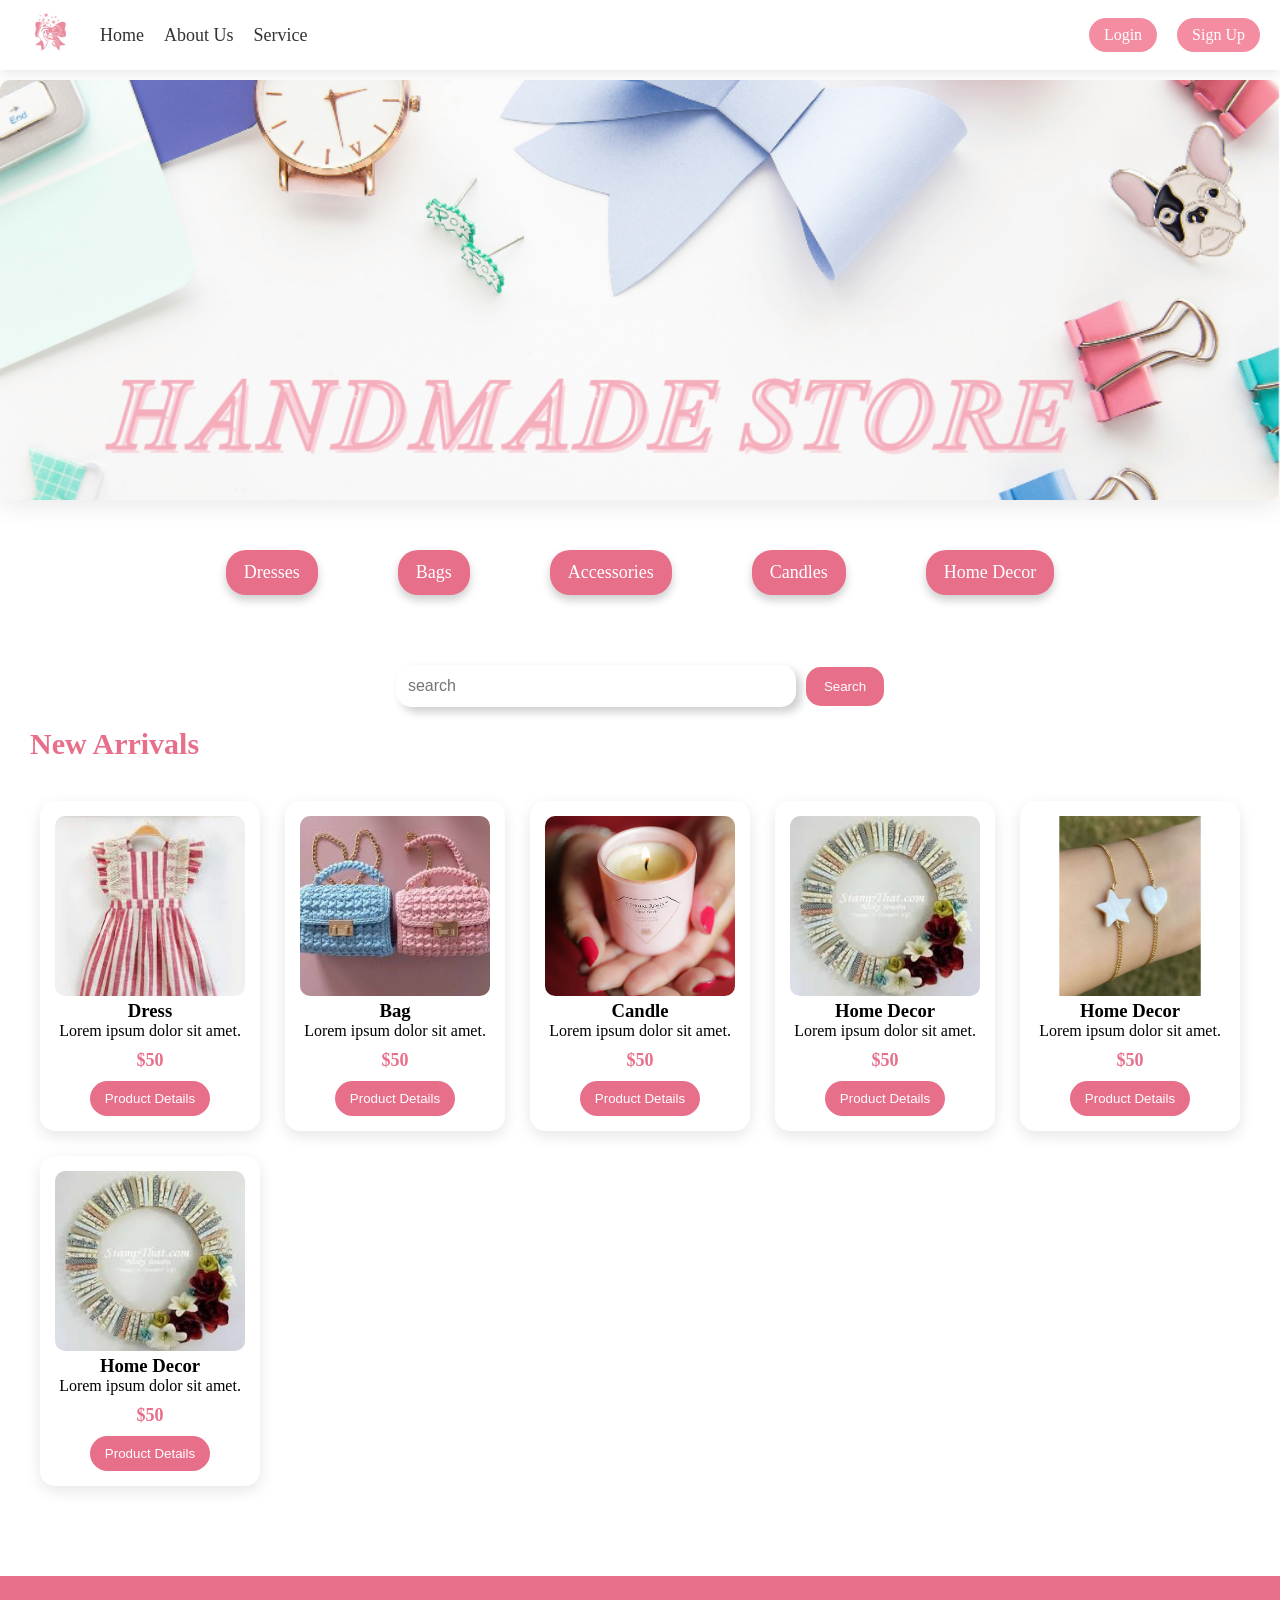
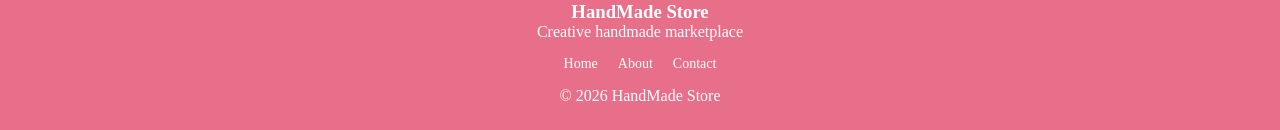
<file: index.html>
<!doctype html>
<html lang="en">
  <head>
    <meta charset="UTF-8" />
    <meta name="viewport" content="width=device-width, initial-scale=1.0" />
    <title>Handmade Marketplace</title>
    <link rel="icon" href="images/favicon.png" type="image/png">
    <link rel="stylesheet" href="style.css" />
    <link
      rel="stylesheet"
      href="https://cdnjs.cloudflare.com/ajax/libs/font-awesome/6.5.0/css/all.min.css"
    />
  </head>
  <body>
    <!--This Is Header-->
    <header>
      <div class="left-side">
        <div class="logo">
          <img src="images/Nlogo.png" alt="HandMade Logo" />
        </div>

        <ul class="nav_links">
          <li><a href="index.html">Home</a></li>
          <li><a href="Pages/about.html">About Us</a></li>
          <li><a href="Pages/service.html">Service</a></li>
        </ul>
      </div>

      <div class="right-side">
        <a href="Pages/Authentication/login.html" class="login-btn">Login</a>
        <a href="Pages/Authentication/signin.html" class="login-btn">Sign Up</a>

        

        <div class="user-icons" id="userIcons">
          <a href="Pages/cart/cart.html">
            <i class="fa-solid fa-cart-shopping"></i>
            
          </a>

          
        </div>
        <button id="logoutBtn" class="logout-btn">Logout</button>
      </div>
    </header>

    <!--This Is Main-->
    <main>
      <!--Image Store-->
      <img class="hero-image" src="images/imagestor.png" alt="image Store" />
      <!--This Is Navigation-->
      <nav>
        <ul class="links">
          <li><a href="#">Dresses</a></li>
          <li><a href="#">Bags</a></li>
          <li><a href="#">Accessories</a></li>
          <li><a href="#">Candles</a></li>
          <li><a href="#">Home Decor</a></li>
        </ul>
      </nav>
      <!--Form Becouse Search Bar-->
      <form class="searchbar">
        <input type="search" name="search" placeholder="search" />
        <button type="submit">Search</button>
      </form>
      <!--This is Section-->
      <section class="products">
        <h2>New Arrivals</h2>

        <div class="products-grid">
          <article class="card">
            <img src="images/dresses/dress.png" alt="Handmade blue dress" />
            <h3>Dress</h3>
            <p>Lorem ipsum dolor sit amet.</p>
            <p class="price"><strong>$50</strong></p>
            <button
              onclick="
                window.location.href = 'Pages/Product_Details/dress.html'
              "
            >
              Product Details
            </button>
          </article>

          <article class="card">
            <img src="images/bags/bag.png" alt="Handmade red bag" />
            <h3>Bag</h3>
            <p>Lorem ipsum dolor sit amet.</p>
            <p class="price"><strong>$50</strong></p>
            <button
              onclick="window.location.href = 'Pages/Product_Details/bags.html'"
            >
              Product Details
            </button>
          </article>

          <article class="card">
            <img src="images/candles/candel.png" alt="Handmade Candle" />
            <h3>Candle</h3>
            <p>Lorem ipsum dolor sit amet.</p>
            <p class="price"><strong>$50</strong></p>
            <button
              onclick="
                window.location.href = 'Pages/Product_Details/candel.html'
              "
            >
              Product Details
            </button>
          </article>

          <article class="card">
            <img src="images/Home Decors/decor.png" alt="Handmade Home Decor" />
            <h3>Home Decor</h3>
            <p>Lorem ipsum dolor sit amet.</p>
            <p class="price"><strong>$50</strong></p>
            <button
              onclick="
                window.location.href = 'Pages/Product_Details/home_decore.html'
              "
            >
              Product Details
            </button>
          </article>

          <article class="card">
            <img src="images/Accessories/accessories.png" alt="Handmade Home Decor" />
            <h3>Home Decor</h3>
            <p>Lorem ipsum dolor sit amet.</p>
            <p class="price"><strong>$50</strong></p>
            <button
              onclick="
                window.location.href = 'Pages/Product_Details/home_decore.html'
              "
            >
              Product Details
            </button>
          </article>

          <article class="card">
            <img src="images/Home Decors/decor.png" alt="Handmade Home Decor" />
            <h3>Home Decor</h3>
            <p>Lorem ipsum dolor sit amet.</p>
            <p class="price"><strong>$50</strong></p>
            <button
              onclick="
                window.location.href = 'Pages/Product_Details/home_decore.html'
              "
            >
              Product Details
            </button>
          </article>
        </div>
      </section>
    </main>
    <!--Footer-->
    <footer class="footer">
      <h3>HandMade Store</h3>

      <p>Creative handmade marketplace</p>

      <div class="footer-links">
        <a href="#">Home</a>
        <a href="#">About</a>
        <a href="#">Contact</a>
      </div>

      <p class="copy">&copy; 2026 HandMade Store</p>
    </footer>
    <script src="main.js"></script>
  </body>
</html>
</file>
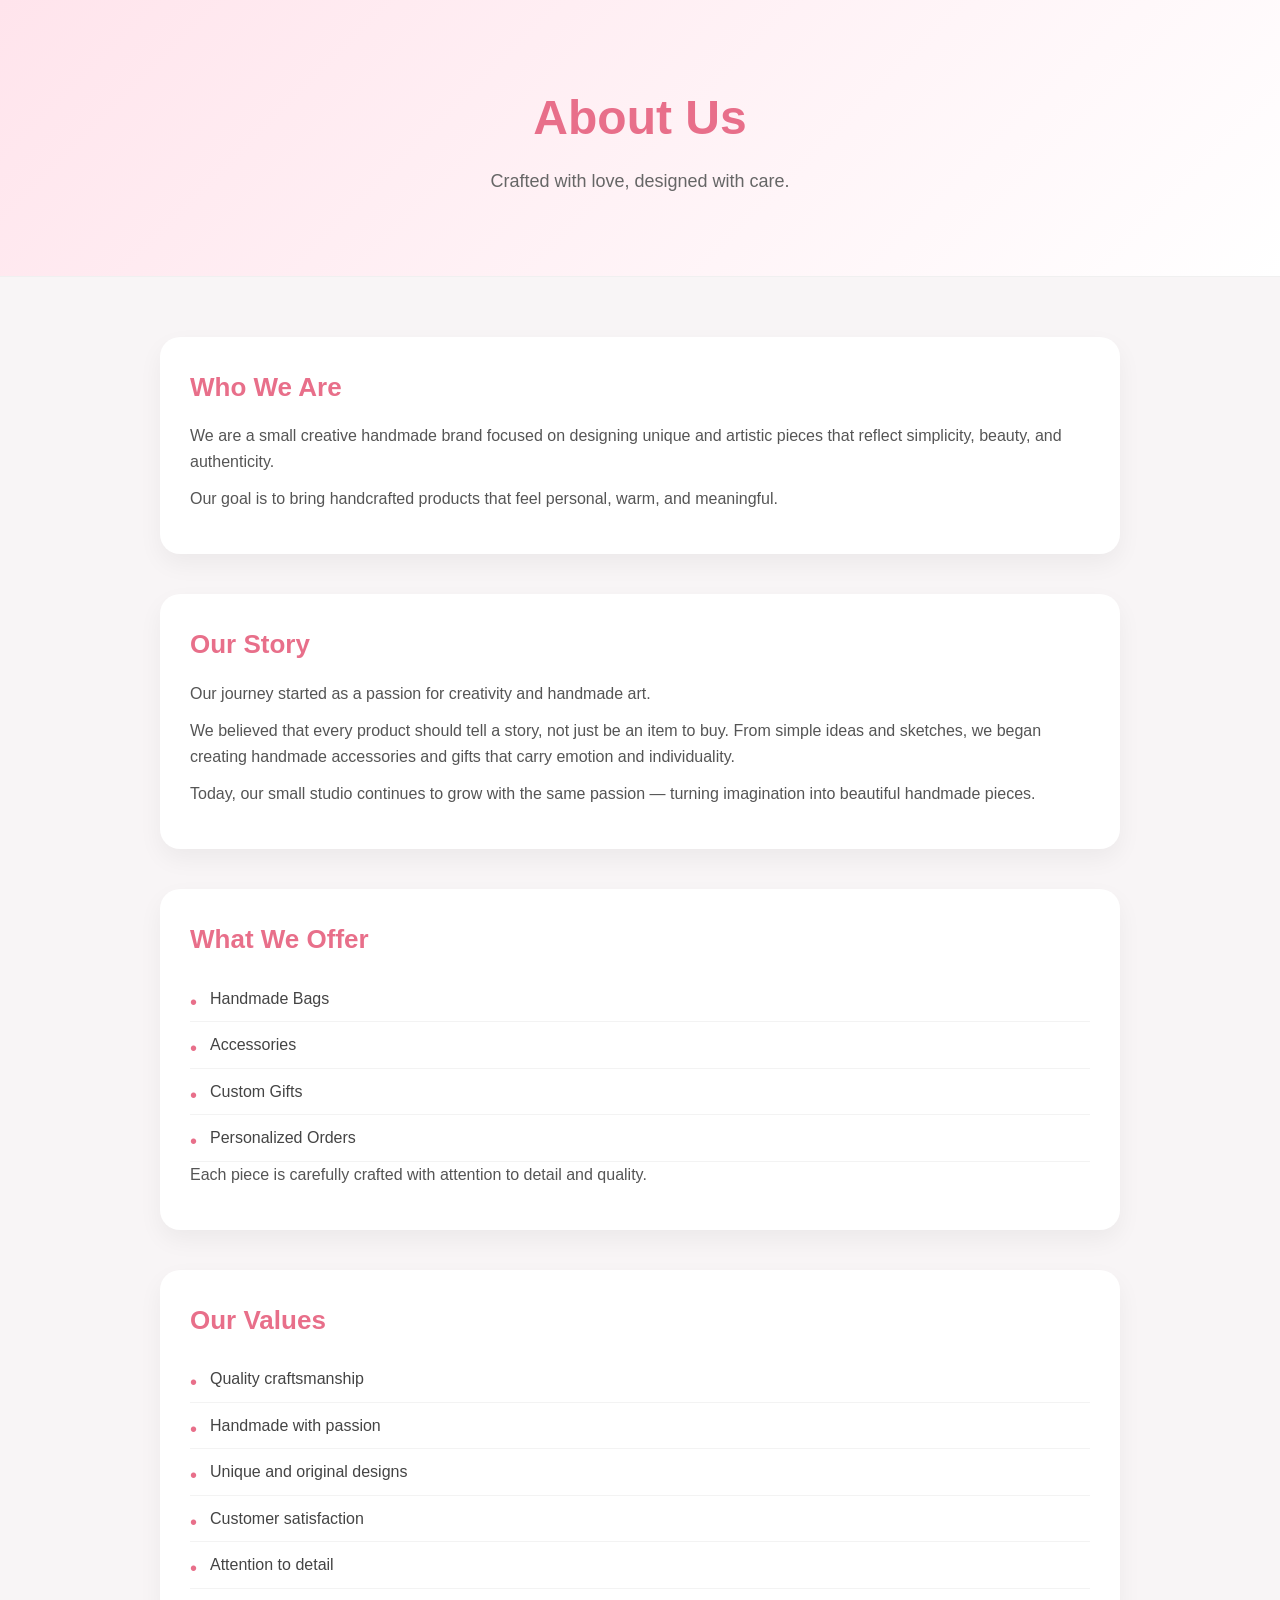
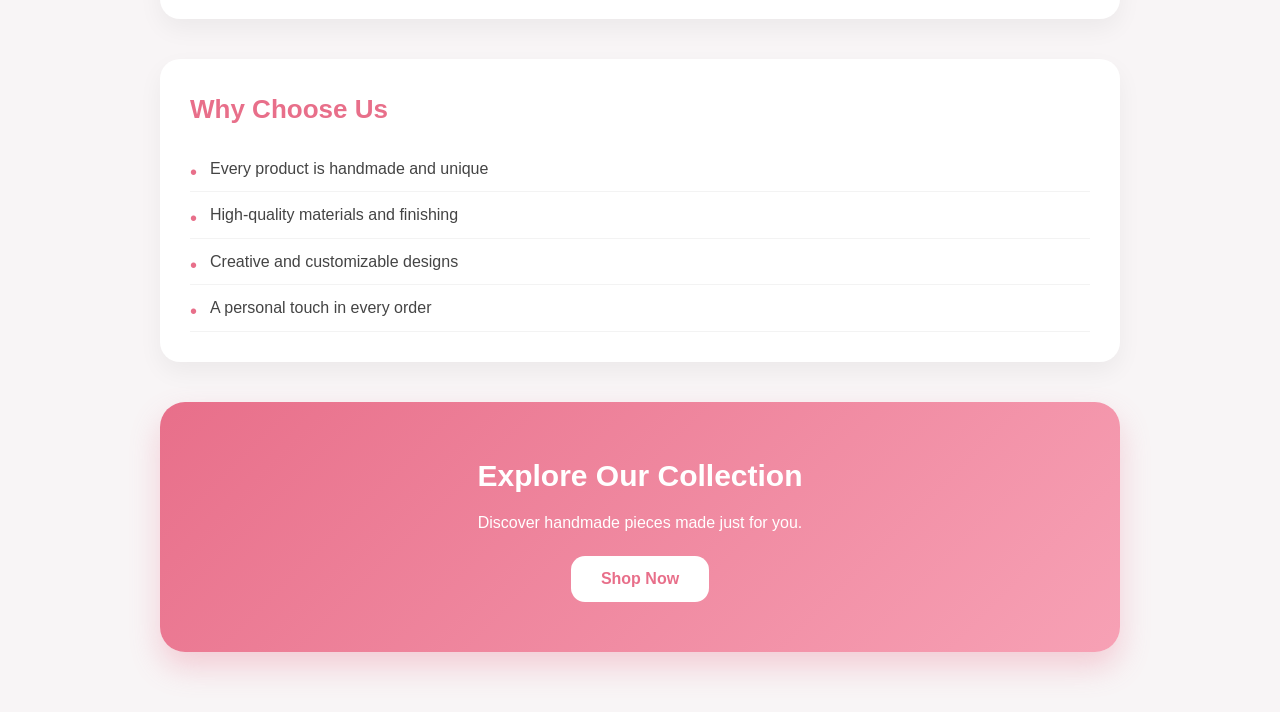
<file: Pages/about.html>
<!DOCTYPE html>
<html lang="en">
<head>
  <meta charset="UTF-8">
  <meta name="viewport" content="width=device-width, initial-scale=1.0">
  <title>About Us</title>
<link rel="icon" href="../images/favicon.png" type="image/png">
  <link rel="stylesheet" href="../../CSS/about.css">
</head>

<body>

  <!-- HERO SECTION -->
  <header class="about-hero">
    <h1>About Us</h1>
    <p>Crafted with love, designed with care.</p>
  </header>

  <main class="about-container">

    <!-- WHO WE ARE -->
    <section class="about-section">
      <h2>Who We Are</h2>
      <p>
        We are a small creative handmade brand focused on designing unique and artistic pieces that reflect simplicity, beauty, and authenticity.
      </p>
      <p>
        Our goal is to bring handcrafted products that feel personal, warm, and meaningful.
      </p>
    </section>

    <!-- OUR STORY -->
    <section class="about-section">
      <h2>Our Story</h2>
      <p>
        Our journey started as a passion for creativity and handmade art.
      </p>
      <p>
        We believed that every product should tell a story, not just be an item to buy. From simple ideas and sketches, we began creating handmade accessories and gifts that carry emotion and individuality.
      </p>
      <p>
        Today, our small studio continues to grow with the same passion — turning imagination into beautiful handmade pieces.
      </p>
    </section>

    <!-- WHAT WE OFFER -->
    <section class="about-section">
      <h2>What We Offer</h2>

      <ul>
        <li>Handmade Bags</li>
        <li>Accessories</li>
        <li>Custom Gifts</li>
        <li>Personalized Orders</li>
      </ul>

      <p>
        Each piece is carefully crafted with attention to detail and quality.
      </p>
    </section>

    <!-- VALUES -->
    <section class="about-section">
      <h2>Our Values</h2>

      <ul>
        <li>Quality craftsmanship</li>
        <li>Handmade with passion</li>
        <li>Unique and original designs</li>
        <li>Customer satisfaction</li>
        <li>Attention to detail</li>
      </ul>
    </section>

    <!-- WHY CHOOSE US -->
    <section class="about-section">
      <h2>Why Choose Us</h2>

      <ul>
        <li>Every product is handmade and unique</li>
        <li>High-quality materials and finishing</li>
        <li>Creative and customizable designs</li>
        <li>A personal touch in every order</li>
      </ul>
    </section>

    <!-- CTA -->
    <section class="about-cta">
      <h2>Explore Our Collection</h2>
      <p>Discover handmade pieces made just for you.</p>

      <button onclick="window.location.href='../../index.html'">
        Shop Now
      </button>
    </section>

  </main>

</body>
</html>
</file>
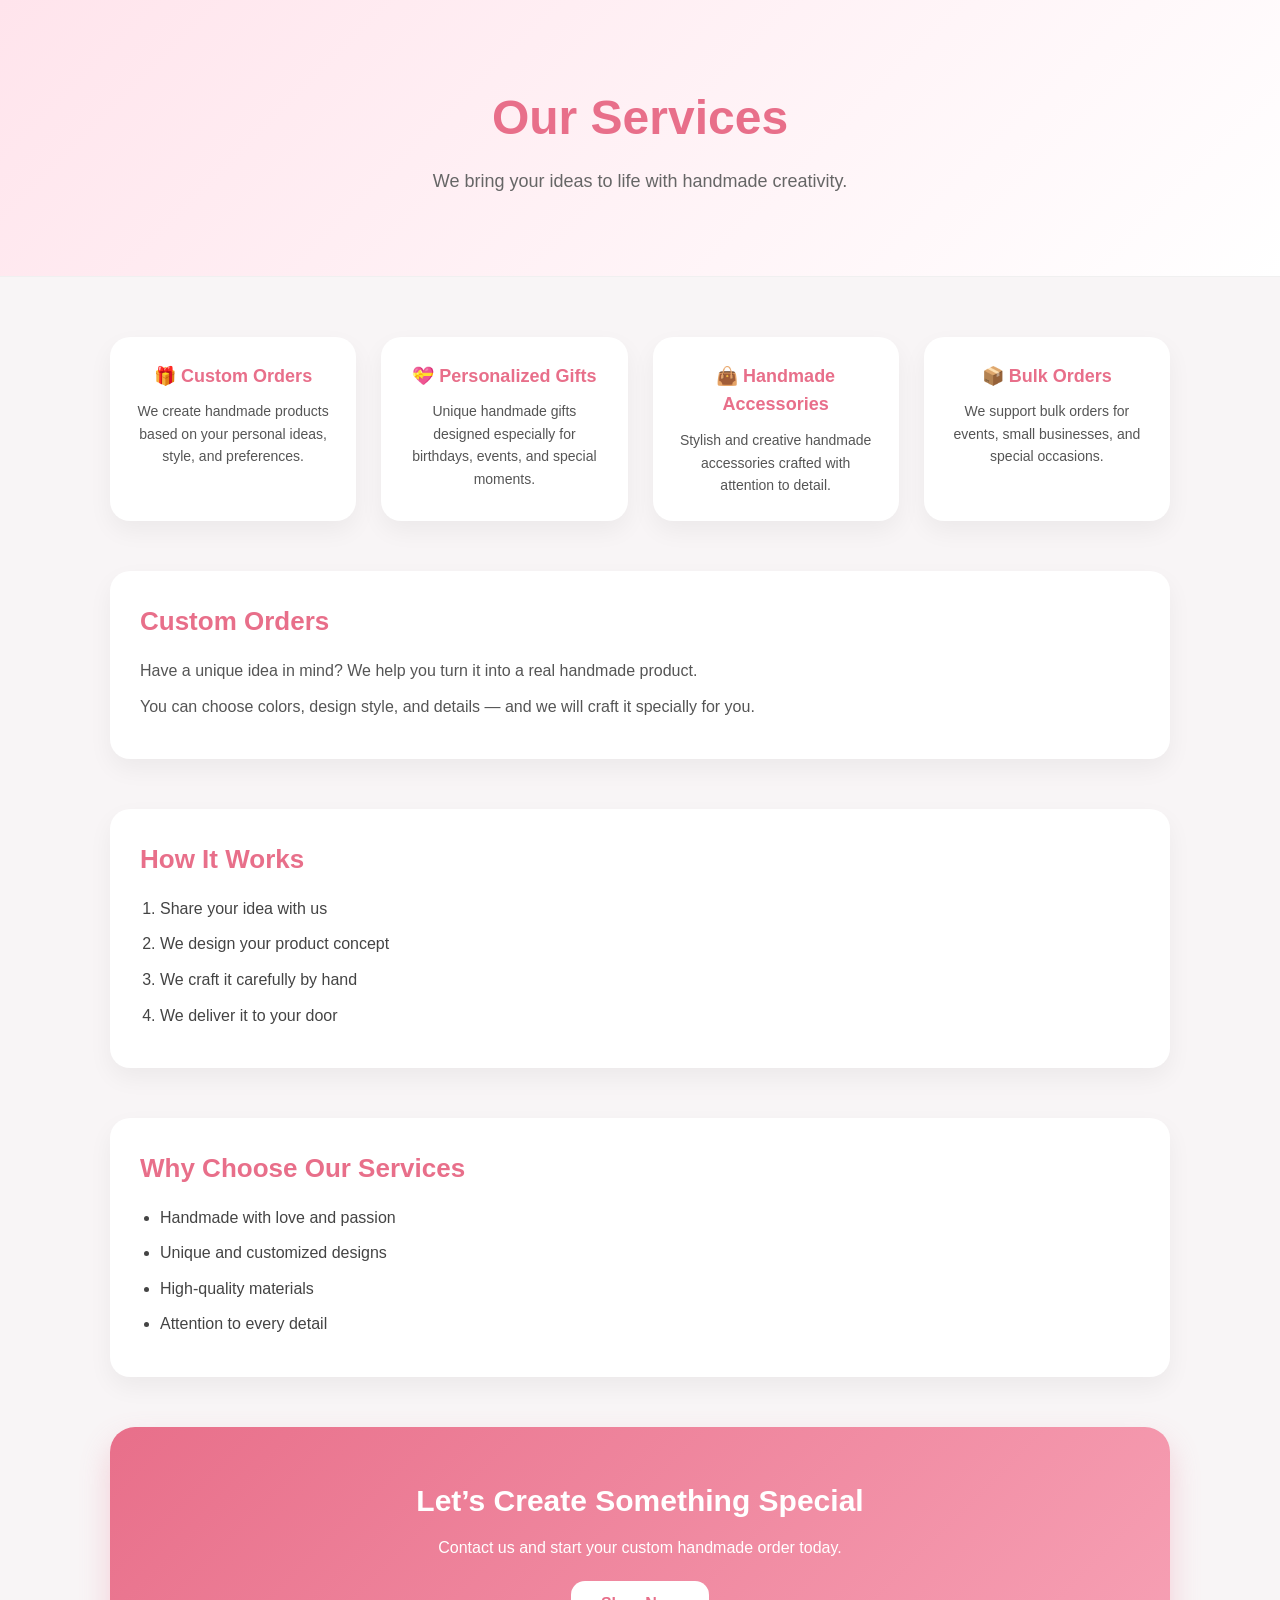
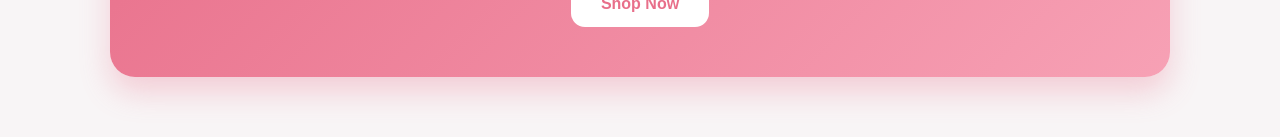
<file: Pages/service.html>
<!DOCTYPE html>
<html lang="en">
<head>
  <meta charset="UTF-8">
  <meta name="viewport" content="width=device-width, initial-scale=1.0">
  <title>Our Services</title>
<link rel="icon" href="../images/favicon.png" type="image/png">
  <link rel="stylesheet" href="../../CSS/service.css">
</head>

<body>

  <!-- HERO SECTION -->
  <header class="services-hero">
    <h1>Our Services</h1>
    <p>We bring your ideas to life with handmade creativity.</p>
  </header>

  <main class="services-container">

    <!-- SERVICES CARDS -->
    <section class="services-grid">

      <div class="service-card">
        <h3>🎁 Custom Orders</h3>
        <p>
          We create handmade products based on your personal ideas, style, and preferences.
        </p>
      </div>

      <div class="service-card">
        <h3>💝 Personalized Gifts</h3>
        <p>
          Unique handmade gifts designed especially for birthdays, events, and special moments.
        </p>
      </div>

      <div class="service-card">
        <h3>👜 Handmade Accessories</h3>
        <p>
          Stylish and creative handmade accessories crafted with attention to detail.
        </p>
      </div>

      <div class="service-card">
        <h3>📦 Bulk Orders</h3>
        <p>
          We support bulk orders for events, small businesses, and special occasions.
        </p>
      </div>

    </section>

    <!-- CUSTOM ORDERS SECTION -->
    <section class="services-section">
      <h2>Custom Orders</h2>

      <p>
        Have a unique idea in mind? We help you turn it into a real handmade product.
      </p>

      <p>
        You can choose colors, design style, and details — and we will craft it specially for you.
      </p>
    </section>

    <!-- HOW IT WORKS -->
    <section class="services-section">
      <h2>How It Works</h2>

      <ol>
        <li>Share your idea with us</li>
        <li>We design your product concept</li>
        <li>We craft it carefully by hand</li>
        <li>We deliver it to your door</li>
      </ol>
    </section>

    <!-- WHY US -->
    <section class="services-section">
      <h2>Why Choose Our Services</h2>

      <ul>
        <li>Handmade with love and passion</li>
        <li>Unique and customized designs</li>
        <li>High-quality materials</li>
        <li>Attention to every detail</li>
      </ul>
    </section>

    <!-- CTA -->
    <section class="services-cta">
      <h2>Let’s Create Something Special</h2>
      <p>Contact us and start your custom handmade order today.</p>

      <button onclick="window.location.href='../../index.html'">
        Shop Now
      </button>
    </section>

  </main>

</body>
</html>
</file>
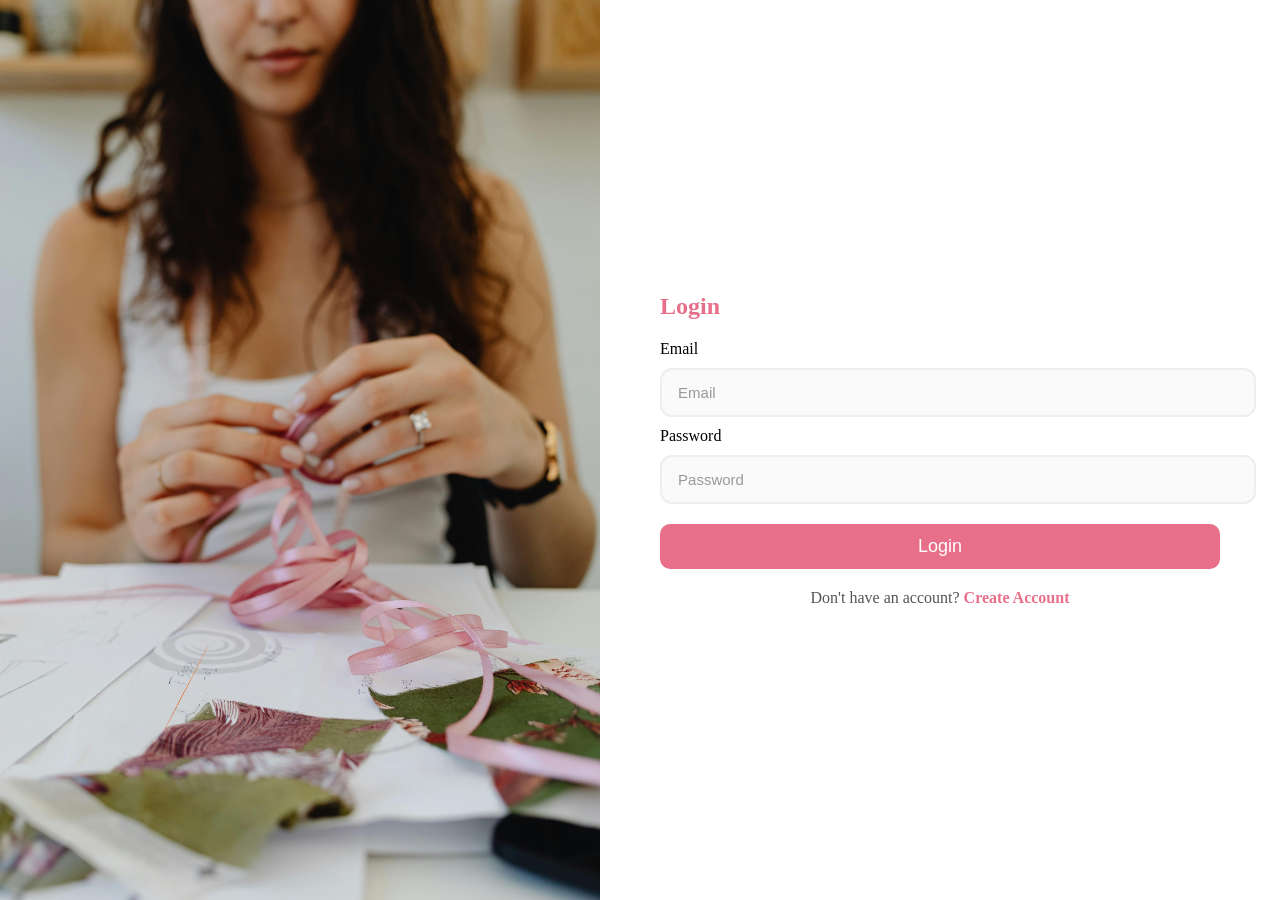
<file: Pages/Authentication/login.html>
<!doctype html>
<html lang="en">
  <head>
    <meta charset="UTF-8" />
    <meta name="viewport" content="width=device-width, initial-scale=1.0" />
    <title>Document</title>
    <link rel="icon" href="../../images/favicon.png" type="image/png">
    <link rel="stylesheet" href="../../CSS/Auth.css" />
  </head>
  <body>
    <main class="auth-container">
      <div class="auth-box">
        <img src="../../images/logsginimg.jpg" alt="Picture" />

        <div class="form-section">
          <h2>Login</h2>
          <form>
            <div class="input_group">
              <label for="email">Email</label>
              <input
                id="email"
                type="email"
                name="email"
                placeholder="Email"
                required
              />

              <label for="pass">Password</label>
              <input
                id="pass"
                type="password"
                name="password"
                placeholder="Password"
                required
              />
            </div>
            <button type="submit">Login</button>
          </form>
          <p>
            Don't have an account?
            <a href="signin.html">Create Account</a>
          </p>
        </div>
      </div>
    </main>
    <script>
      document.querySelector("form").addEventListener("submit", function (e) {
        e.preventDefault();

        localStorage.setItem("user", "loggedIn");

        window.location.href = "../../index.html";
      });
    </script>
    <script src="../../main.js"></script>
  </body>
</html>
</file>
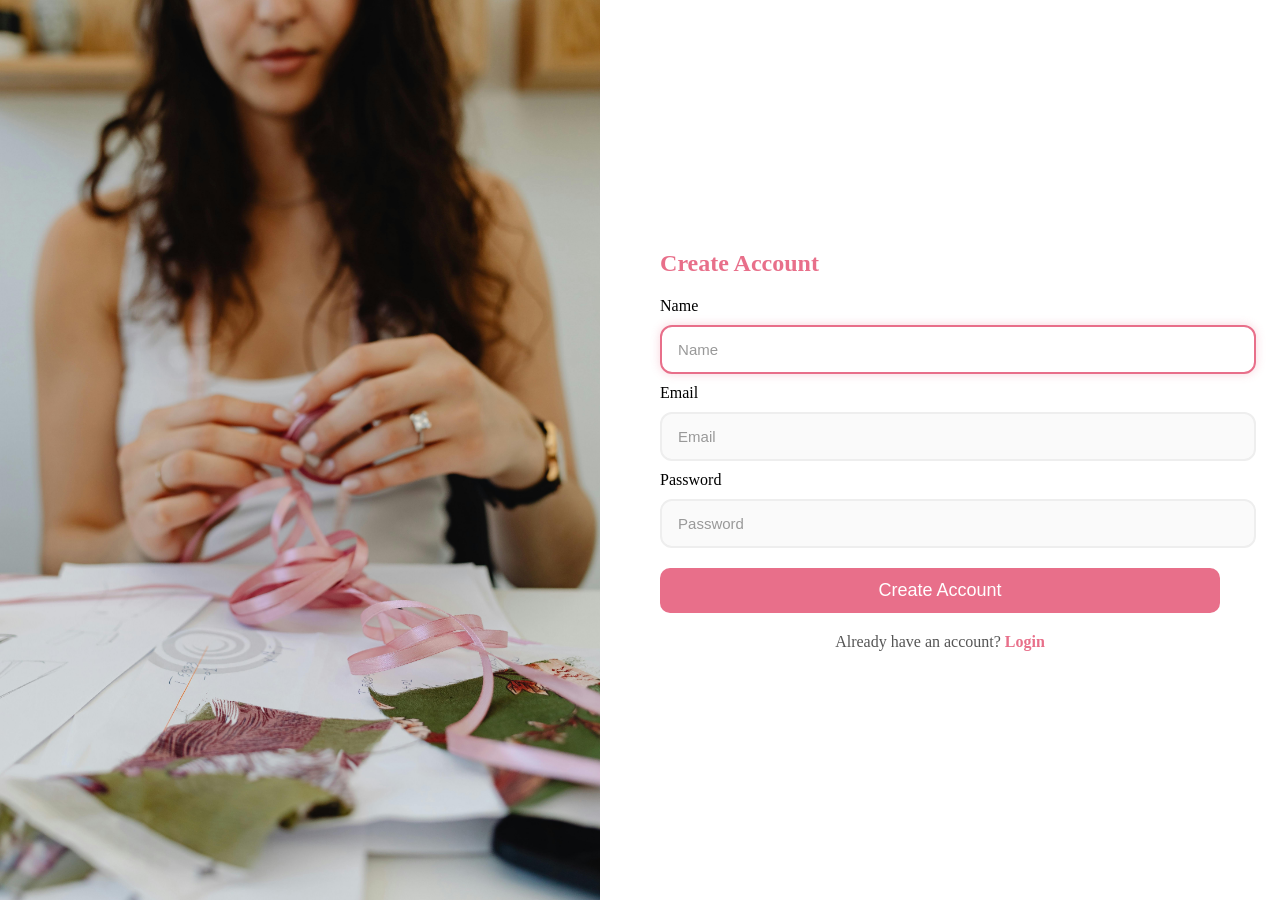
<file: Pages/Authentication/signin.html>
<!doctype html>
<html lang="en">
  <head>
    <meta charset="UTF-8" />
    <meta name="viewport" content="width=device-width, initial-scale=1.0" />
    <title>Signin</title>
    <link rel="icon" href="../../images/favicon.png" type="image/png">
    <link rel="stylesheet" href="../../CSS/Auth.css" />
  </head>
  <body>
    <main class="auth-container">
      <div class="auth-box">
        <img src="../../images/logsginimg.jpg" alt="Picture" />

        <div class="form-section">
          <h2>Create Account</h2>
          <form>
            <div class="input_group">
              <label for="name">Name</label>
              <input
                id="name"
                type="text"
                name="name"
                placeholder="Name"
                autofocus
              />

              <label for="email">Email</label>
              <input
                id="email"
                type="email"
                name="email"
                placeholder="Email"
                required
              />

              <label for="pass">Password</label>
              <input
                id="pass"
                type="password"
                name="password"
                placeholder="Password"
                required
              />
            </div>
            <button type="submit">Create Account</button>
          </form>
          <p>
            Already have an account?
            <a href="login.html">Login</a>
          </p>
        </div>
      </div>
    </main>
    <script>
      document.querySelector("form").addEventListener("submit", function (e) {
        e.preventDefault();

        localStorage.setItem("user", "loggedIn");

        window.location.href = "../../index.html";
      });
    </script>
    <script src="../../main.js"></script>
  </body>
</html>
</file>
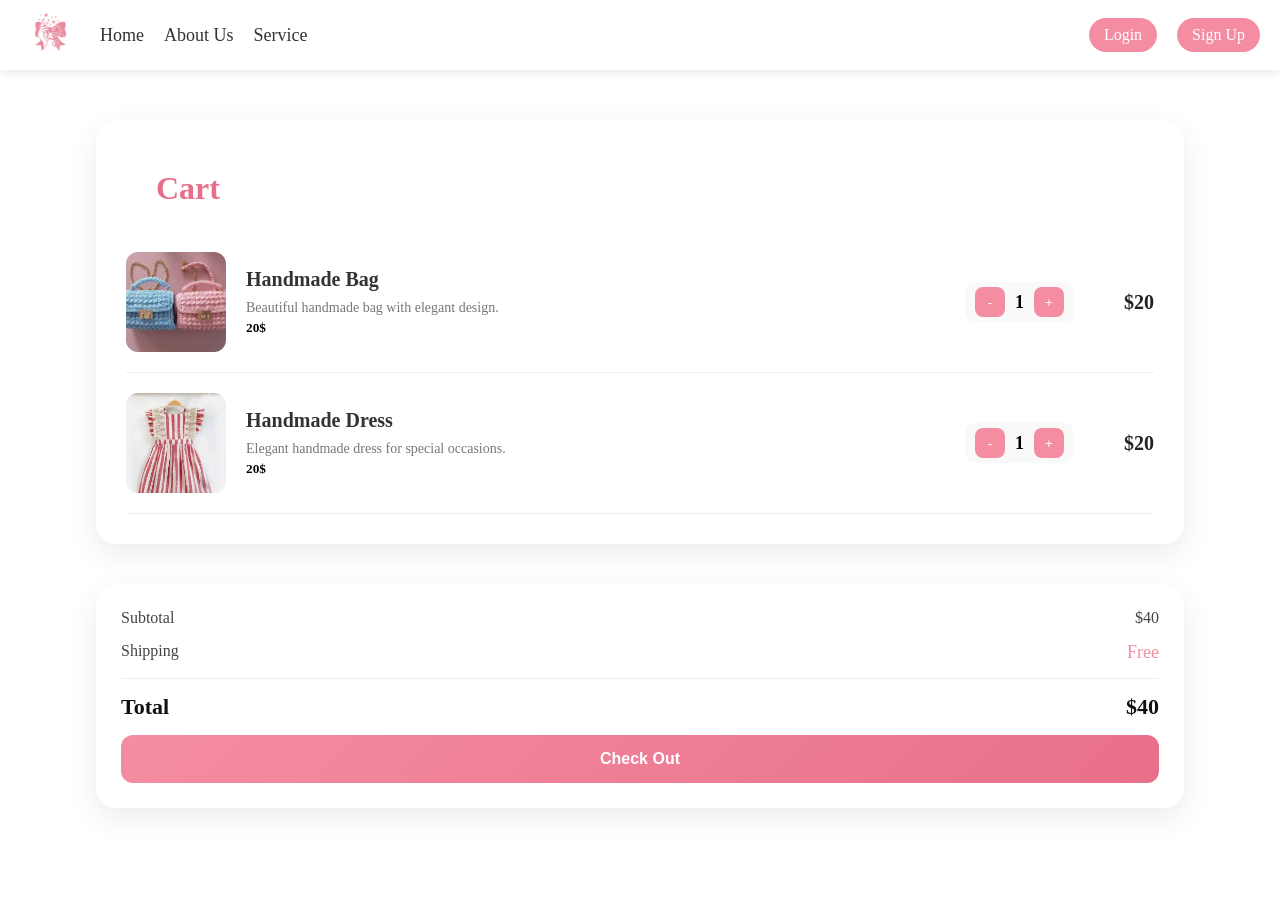
<file: Pages/cart/cart.html>
<!doctype html>
<html lang="en">
  <head>
    <meta charset="UTF-8" />
    <meta name="viewport" content="width=device-width, initial-scale=1.0" />
    <title>Cart</title>
    <link rel="icon" href="../../images/favicon.png" type="image/png">
    <link rel="stylesheet" href="../../style.css" />
    <link rel="stylesheet" href="../../CSS/cart.css">
    <link
      rel="stylesheet"
      href="https://cdnjs.cloudflare.com/ajax/libs/font-awesome/6.5.0/css/all.min.css"
    />
    
  </head>
  <body>
    <!--This Is Header-->
    <header>
      <div class="left-side">
        <div class="logo">
          <img src="../../images/Nlogo.png" alt="HandMade Logo" />
        </div>

        <ul class="nav_links">
          <li><a href="../../index.html">Home</a></li>
          <li><a href="../about.html">About Us</a></li>
          <li><a href="../service.html">Service</a></li>
        </ul>
      </div>

      <div class="right-side">
        <a href="Pages/Authentication/login.html" class="login-btn">Login</a>
        <a href="Pages/Authentication/signin.html" class="login-btn">Sign Up</a>

        

        <div class="user-icons" id="userIcons">
          <a href="Pages/cart/cart.html">
            <i class="fa-solid fa-cart-shopping"></i>
            
          </a>

          
        </div>
        <button id="logoutBtn" class="logout-btn">Logout</button>
      </div>
    </header>

    <div class="cart-container">
      <h2>Cart</h2>
      <div class="cart-items">
        <div class="cart-item" data-price="20">
          <img src="../../images/bags/bag.png" alt="Bag Picture" />

          <div class="product-info">
            <h3>Handmade Bag</h3>

            <p>Beautiful handmade bag with elegant design.</p>

            <h5 class="item_price">20$</h5>
          </div>

          <div class="quantity">
            <button>-</button>
            <span>1</span>
            <button>+</button>
          </div>

          <h4 class="total-price">$20</h4>
        </div>

        <!-- Product 2 -->
        <div class="cart-item" data-price="20">
          <img src="../../images/dresses/dress.png" alt="Dress Picture" />

          <div class="product-info">
            <h3>Handmade Dress</h3>

            <p>Elegant handmade dress for special occasions.</p>
            <h5 class="item_price">20$</h5>
          </div>

          <div class="quantity">
            <button>-</button>
            <span>1</span>
            <button>+</button>
          </div>

          <h4 class="total-price">$20</h4>
        </div>
      </div>
    </div>
    <div class="cart-summary">
      <div class="summary-row">
        <p >Subtotal</p>
        <p class="subtotal-price">$40</p>
      </div>

      <div class="summary-row">
        <p>Shipping</p>
        <p class="free">Free</p>
      </div>

      <div class="summary-row total">
        <h3 >Total</h3>
        <h3 class="final-total">$40</h3>
      </div>

      <button class="checkout-btn buy-now-btn">Check Out</button>
    </div>
     <script src="../../main.js"></script>
  </body>
</html>
</file>
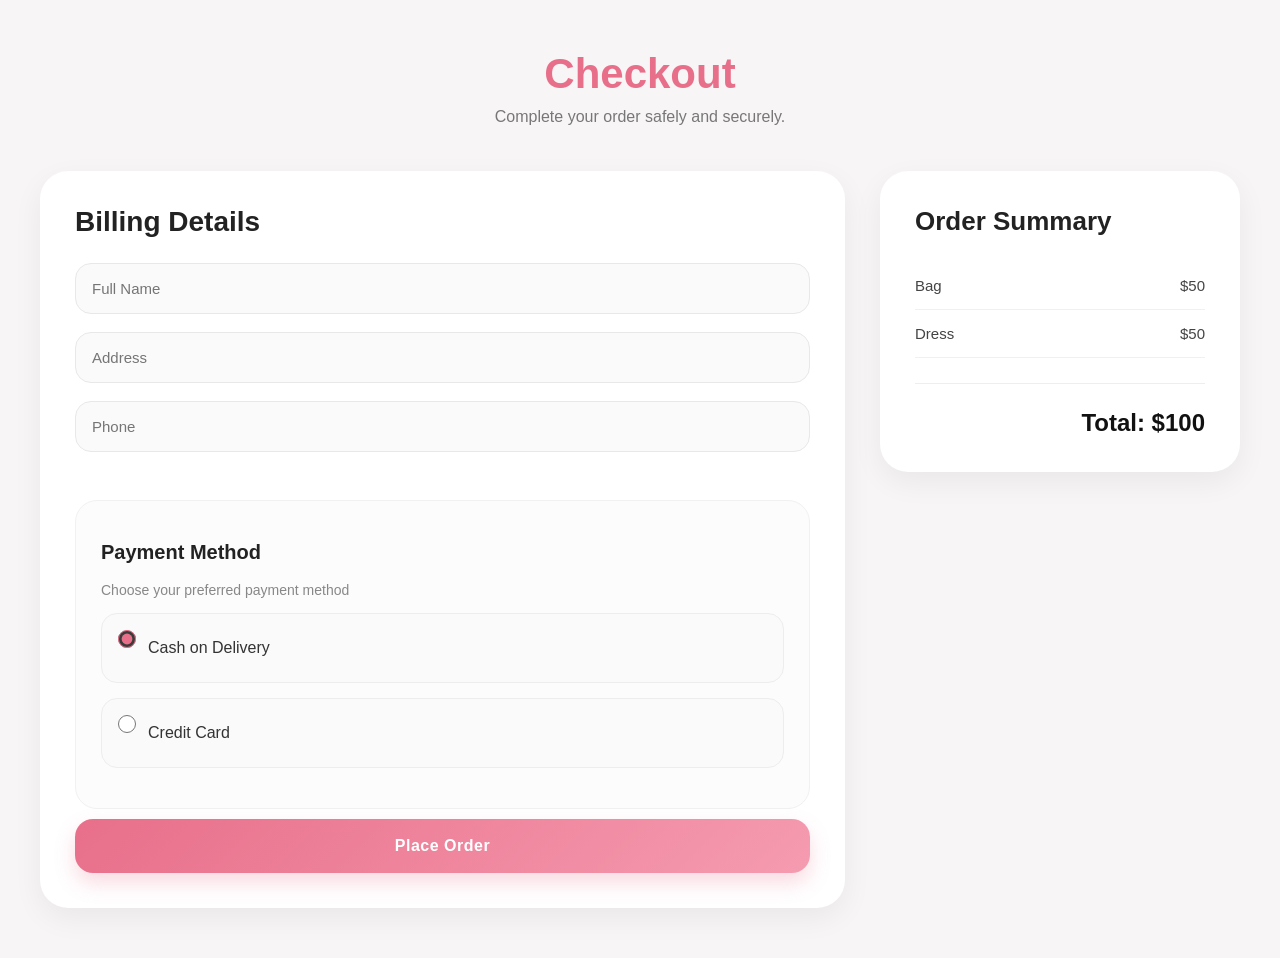
<file: Pages/payment/checkout.html>
<!doctype html>
<html lang="en">
  <head>
    <meta charset="UTF-8" />
    <meta name="viewport" content="width=device-width, initial-scale=1.0" />
    <title>CheckOut</title>
    <link rel="icon" href="../../images/favicon.png" type="image/png">
    <link rel="stylesheet" href="../../CSS/checkout.css" />
  </head>
  <body>
    <h1>Checkout</h1>
    <p>Complete your order safely and securely.</p>

    <main class="checkout-container">
      <!-- Left: Form -->
      <section class="checkout-form">
        <h2>Billing Details</h2>
        <form>
        <input type="text" placeholder="Full Name" required />
        <input type="text" placeholder="Address" required/>
        <input type="text" placeholder="Phone" required/>

        <div class="payment-box">
          <h3>Payment Method</h3>

          <p class="section-text">Choose your preferred payment method</p>

          <label>
            <input type="radio" name="payment" checked /> Cash on Delivery
          </label>

          <label> <input type="radio" name="payment" /> Credit Card </label>
        </div>
        <button class="place-order-btn">Place Order</button>
        </form>
      </section>

      <!-- Right: Summary -->
      <section class="order-summary">
        <h2>Order Summary</h2>

        <div class="item">
          <p>Bag</p>
          <p>$50</p>
        </div>

        <div class="item">
          <p>Dress</p>
          <p>$50</p>
        </div>

        <hr />

        <h3>Total: $100</h3>
      </section>
    </main>
    <script src="../../main.js"></script>
  </body>
</html>
</file>
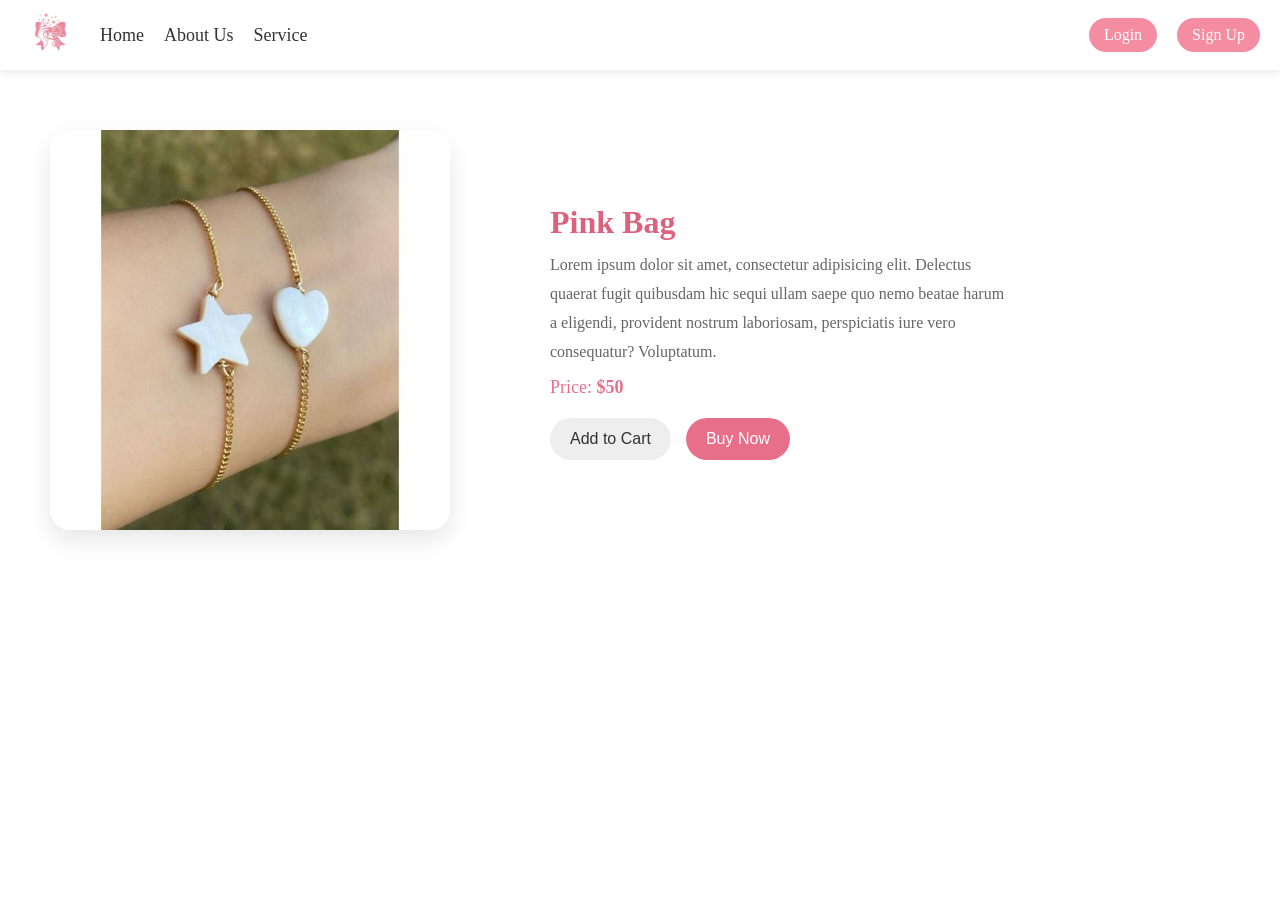
<file: Pages/Product_Details/Accessories.html>
<!doctype html>
<html lang="en">
  <head>
    <meta charset="UTF-8" />
    <meta name="viewport" content="width=device-width, initial-scale=1.0" />
    <title>Accessories</title>
    <link rel="icon" href="../../images/favicon.png" type="image/png">
    <link rel="stylesheet" href="../../CSS/productditails.css" />
    <link rel="stylesheet" href="../../style.css" />
    <link
      rel="stylesheet"
      href="https://cdnjs.cloudflare.com/ajax/libs/font-awesome/6.5.0/css/all.min.css"
    />
  </head>
  <body>
    <!--This Is Header-->
    <header>
      <div class="left-side">
        <div class="logo">
          <img src="../../images/Nlogo.png" alt="HandMade Logo" />
        </div>

        <ul class="nav_links">
          <li><a href="../../index.html">Home</a></li>
          <li><a href="../about.html">About Us</a></li>
          <li><a href="../service.html">Service</a></li>
        </ul>
      </div>

      <div class="right-side">
        <a href="Pages/Authentication/login.html" class="login-btn">Login</a>
        <a href="Pages/Authentication/signin.html" class="login-btn">Sign Up</a>

        <div class="user-icons" id="userIcons">
          <a href="../../Pages/cart/cart.html">
            <i class="fa-solid fa-cart-shopping"></i>
          </a>

        
        </div>
        <button id="logoutBtn" class="logout-btn">Logout</button>
      </div>
    </header>

    <main class="product-details">
      <section class="product-container">
        <article class="product-image">
          <img
            src="../../images/Accessories/accessories.png"
            alt="Bag Picture"
          />
        </article>

        <section class="product_info">
          <h3>Pink Bag</h3>
          <p class="info">
            Lorem ipsum dolor sit amet, consectetur adipisicing elit. Delectus
            <br />
            quaerat fugit quibusdam hic sequi ullam saepe quo nemo beatae harum
            <br />
            a eligendi, provident nostrum laboriosam, perspiciatis iure vero
            <br />
            consequatur? Voluptatum.
          </p>

          <p class="price">Price: <strong>$50</strong></p>

          <div class="buttons">
            <button class="cart add-cart-btn">Add to Cart</button>
            <button  class="buy buy-now-btn">Buy Now</button>
          </div>
        </section>
      </section>
    </main>
    <div id="toast">Product Added To Cart 🛒</div>
    <script src="../../main.js"></script>
  </body>
</html>
</file>
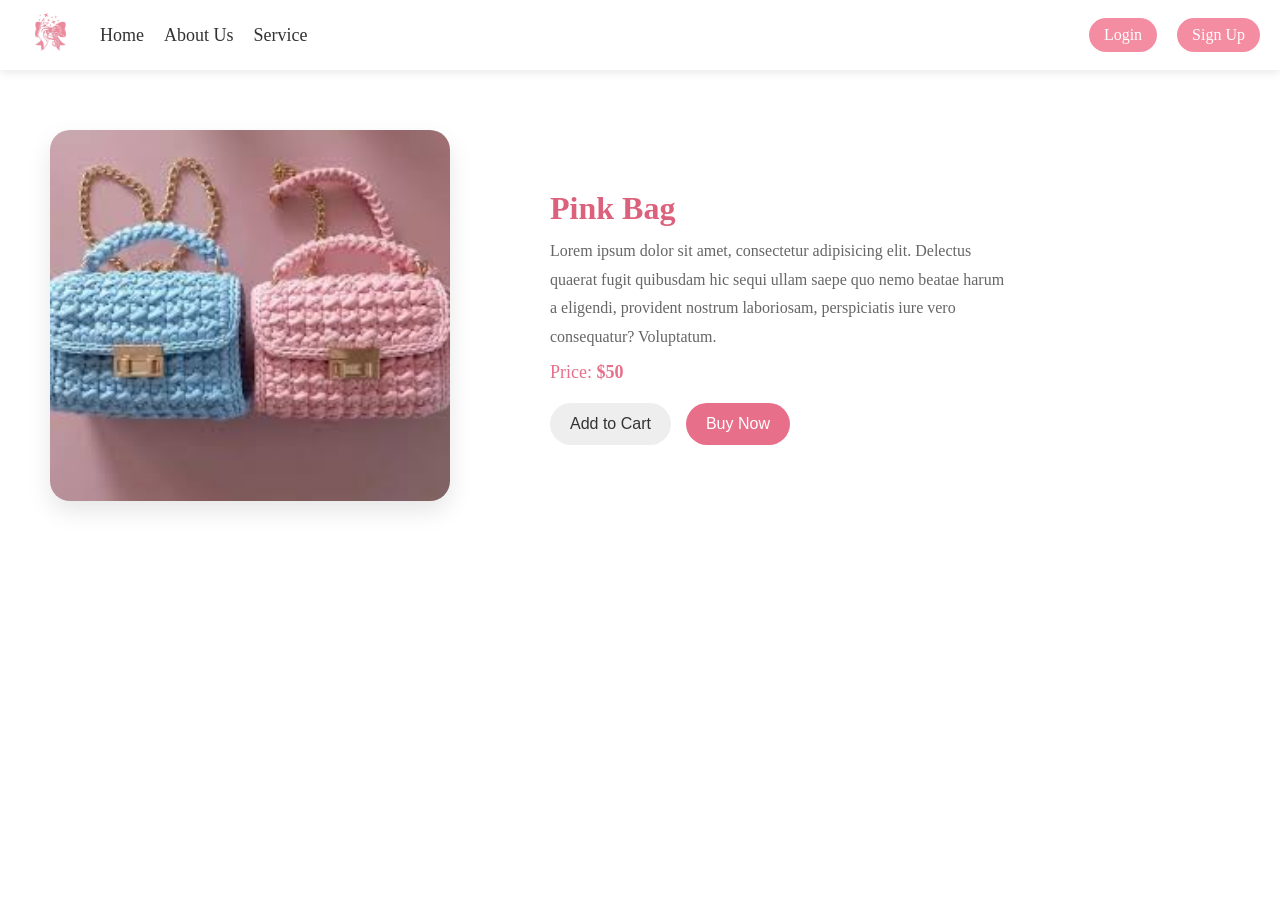
<file: Pages/Product_Details/bags.html>
<!doctype html>
<html lang="en">
  <head>
    <meta charset="UTF-8" />
    <meta name="viewport" content="width=device-width, initial-scale=1.0" />
    <title>bags</title>
    <link rel="icon" href="../../images/favicon.png" type="image/png">
    <link rel="stylesheet" href="../../CSS/productditails.css" />
    <link rel="stylesheet" href="../../style.css" />
    <link
      rel="stylesheet"
      href="https://cdnjs.cloudflare.com/ajax/libs/font-awesome/6.5.0/css/all.min.css"
    />
  </head>
  <body>
  <!--This Is Header-->
    <header>
      <div class="left-side">
        <div class="logo">
          <img src="../../images/Nlogo.png" alt="HandMade Logo" />
        </div>

        <ul class="nav_links">
          <li><a href="../../index.html">Home</a></li>
          <li><a href="../about.html">About Us</a></li>
          <li><a href="../service.html">Service</a></li>
        </ul>
      </div>

      <div class="right-side">
        <a href="Pages/Authentication/login.html" class="login-btn">Login</a>
        <a href="Pages/Authentication/signin.html" class="login-btn">Sign Up</a>

        

        <div class="user-icons" id="userIcons">
          <a href="../../Pages/cart/cart.html">
            <i class="fa-solid fa-cart-shopping"></i>
            
          </a>

          
        </div>
        <button id="logoutBtn" class="logout-btn">Logout</button>
      </div>
    </header>

    <main class="product-details">
      <section class="product-container">
        <article class="product-image">
          <img src="../../images/bags/bag.png" alt="Bag Picture" />
        </article>

        <section class="product_info">
          <h3>Pink Bag</h3>
          <p class="info">
            Lorem ipsum dolor sit amet, consectetur adipisicing elit. Delectus <br>
            quaerat fugit quibusdam hic sequi ullam saepe quo nemo beatae harum <br>
            a eligendi, provident nostrum laboriosam, perspiciatis iure vero <br>
            consequatur? Voluptatum.
          </p>

          <p class="price">Price: <strong>$50</strong></p>

          <div class="buttons">
            <button class="cart add-cart-btn">Add to Cart</button>
            <button  class="buy buy-now-btn">Buy Now</button>
          </div>
        </section>
      </section>
    </main>
    <div id="toast">Product Added To Cart 🛒</div>
    <script src="../../main.js"></script>
  </body>
</html>
</file>
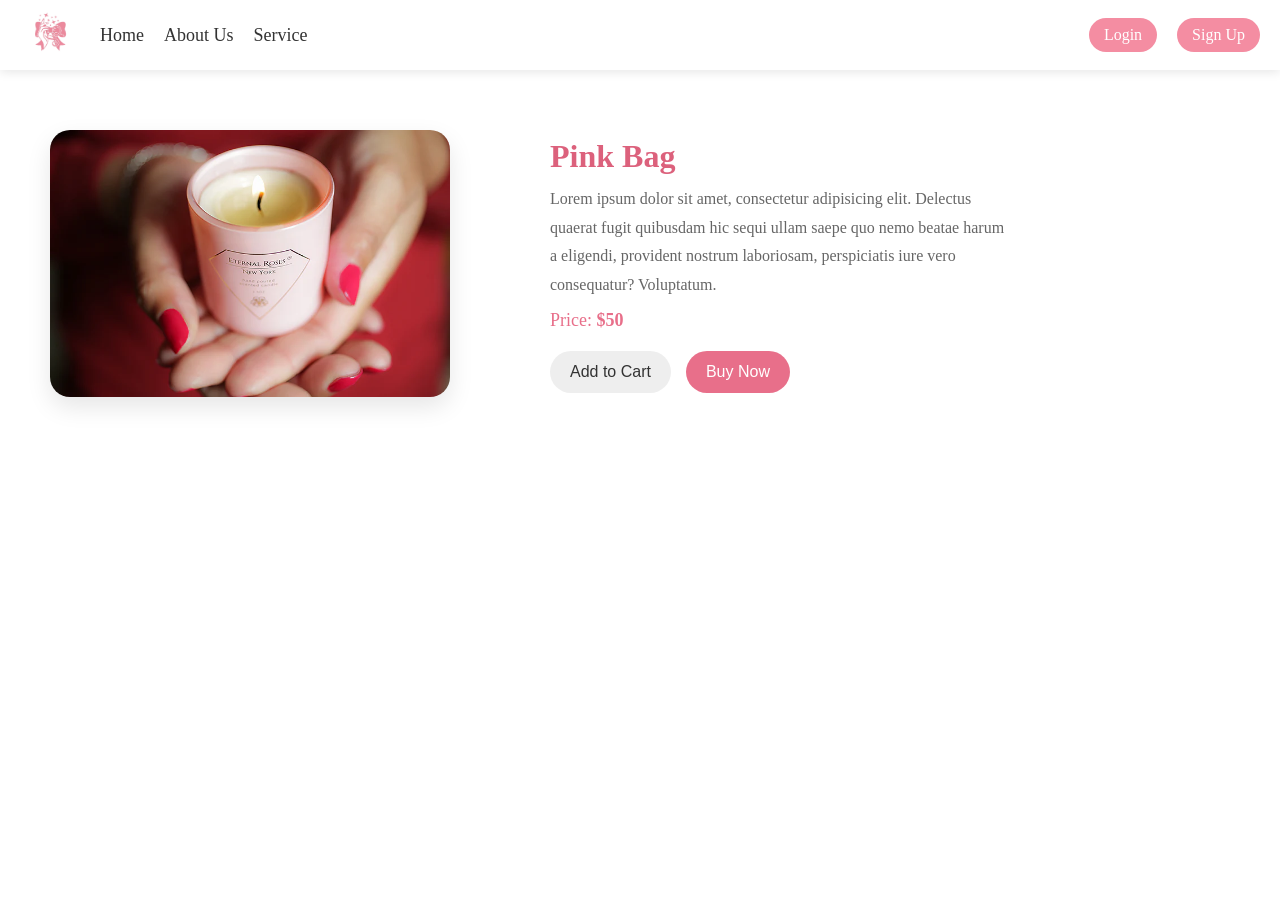
<file: Pages/Product_Details/candel.html>
<!doctype html>
<html lang="en">
  <head>
    <meta charset="UTF-8" />
    <meta name="viewport" content="width=device-width, initial-scale=1.0" />
    <title>candel</title>
    <link rel="icon" href="../../images/favicon.png" type="image/png">
    <link rel="stylesheet" href="../../CSS/productditails.css" />
    <link rel="stylesheet" href="../../style.css" />
    <link
      rel="stylesheet"
      href="https://cdnjs.cloudflare.com/ajax/libs/font-awesome/6.5.0/css/all.min.css"
    />
  </head>
  <body>
  <!--This Is Header-->
    <header>
      <div class="left-side">
        <div class="logo">
          <img src="../../images/Nlogo.png" alt="HandMade Logo" />
        </div>

        <ul class="nav_links">
          <li><a href="../../index.html">Home</a></li>
          <li><a href="../about.html">About Us</a></li>
          <li><a href="../service.html">Service</a></li>
        </ul>
      </div>

      <div class="right-side">
        <a href="Pages/Authentication/login.html" class="login-btn">Login</a>
        <a href="Pages/Authentication/signin.html" class="login-btn">Sign Up</a>

        

        <div class="user-icons" id="userIcons">
          <a href="../../Pages/cart/cart.html">
            <i class="fa-solid fa-cart-shopping"></i>
            
          </a>

          
        </div>
        <button id="logoutBtn" class="logout-btn">Logout</button>
      </div>
    </header>

    <main class="product-details">
      <section class="product-container">
        <article class="product-image">
          <img src="../../images/candles/candel.png" alt="Bag Picture" />
        </article>

        <section class="product_info">
          <h3>Pink Bag</h3>
          <p class="info">
            Lorem ipsum dolor sit amet, consectetur adipisicing elit. Delectus <br>
            quaerat fugit quibusdam hic sequi ullam saepe quo nemo beatae harum <br>
            a eligendi, provident nostrum laboriosam, perspiciatis iure vero <br>
            consequatur? Voluptatum.
          </p>

          <p class="price">Price: <strong>$50</strong></p>

          <div class="buttons">
            <button class="cart add-cart-btn">Add to Cart</button>
            <button  class="buy buy-now-btn">Buy Now</button>
          </div>
        </section>
      </section>
    </main>
    <div id="toast">Product Added To Cart 🛒</div>
    <script src="../../main.js"></script>
  </body>
</html>
</file>
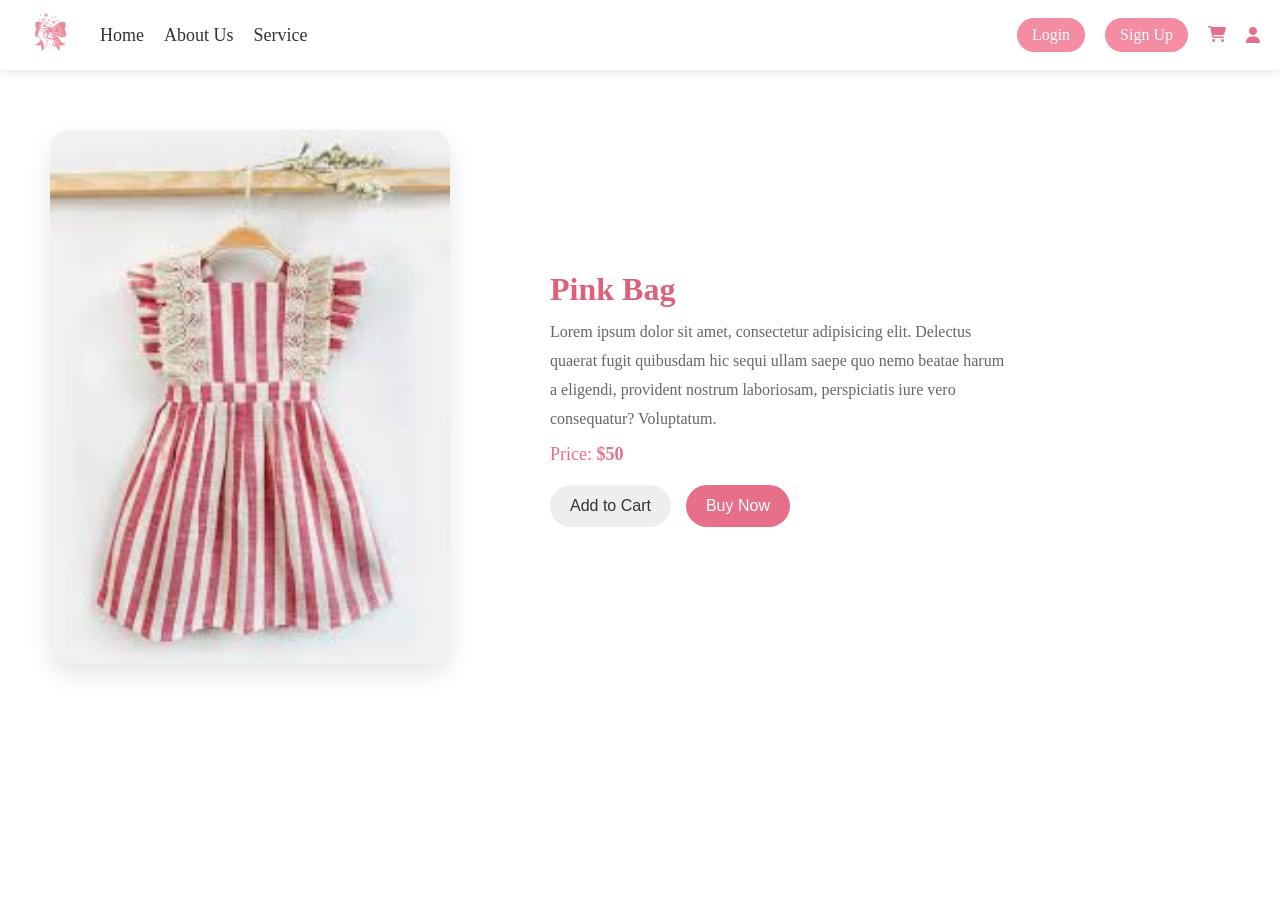
<file: Pages/Product_Details/dress.html>
<!doctype html>
<html lang="en">
  <head>
    <meta charset="UTF-8" />
    <meta name="viewport" content="width=device-width, initial-scale=1.0" />
    <title>dress</title>
    <link rel="icon" href="../../images/favicon.png" type="image/png">
    <link rel="stylesheet" href="../../CSS/productditails.css" />
    <link rel="stylesheet" href="../../style.css" />
    <link
      rel="stylesheet"
      href="https://cdnjs.cloudflare.com/ajax/libs/font-awesome/6.5.0/css/all.min.css"
    />
  </head>
  <body>
  <!--This Is Header-->
    <header>
      <div class="left-side">
        <div class="logo">
          <img src="../../images/Nlogo.png" alt="HandMade Logo" />
        </div>

        <ul class="nav_links">
          <li><a href="../../index.html">Home</a></li>
          <li><a href="../about.html">About Us</a></li>
          <li><a href="../service.html">Service</a></li>
        </ul>
      </div>

      <div class="right-side">
        <a href="Pages/Authentication/login.html" class="login-btn">Login</a>
        <a href="Pages/Authentication/signin.html" class="login-btn">Sign Up</a>

        

        
          <a href="../../Pages/cart/cart.html">
            <i class="fa-solid fa-cart-shopping"></i>
            
          </a>

          <i class="fa-solid fa-user"></i>
        </>
        <button id="logoutBtn" class="logout-btn">Logout</button>
      </div>
    </header>

    <main class="product-details">
      <section class="product-container">
        <article class="product-image">
          <img src="../../images/dresses/dress.png" alt="Bag Picture" />
        </article>

        <section class="product_info">
          <h3>Pink Bag</h3>
          <p class="info">
            Lorem ipsum dolor sit amet, consectetur adipisicing elit. Delectus <br>
            quaerat fugit quibusdam hic sequi ullam saepe quo nemo beatae harum <br>
            a eligendi, provident nostrum laboriosam, perspiciatis iure vero <br>
            consequatur? Voluptatum.
          </p>

          <p class="price">Price: <strong>$50</strong></p>

          <div class="buttons">
            <button class="cart add-cart-btn">Add to Cart</button>
            <button  class="buy buy-now-btn">Buy Now</button>
          </div>
        </section>
      </section>
    </main>
    <div id="toast">Product Added To Cart 🛒</div>
    <script src="../../main.js"></script>
  </body>
</html>
</file>
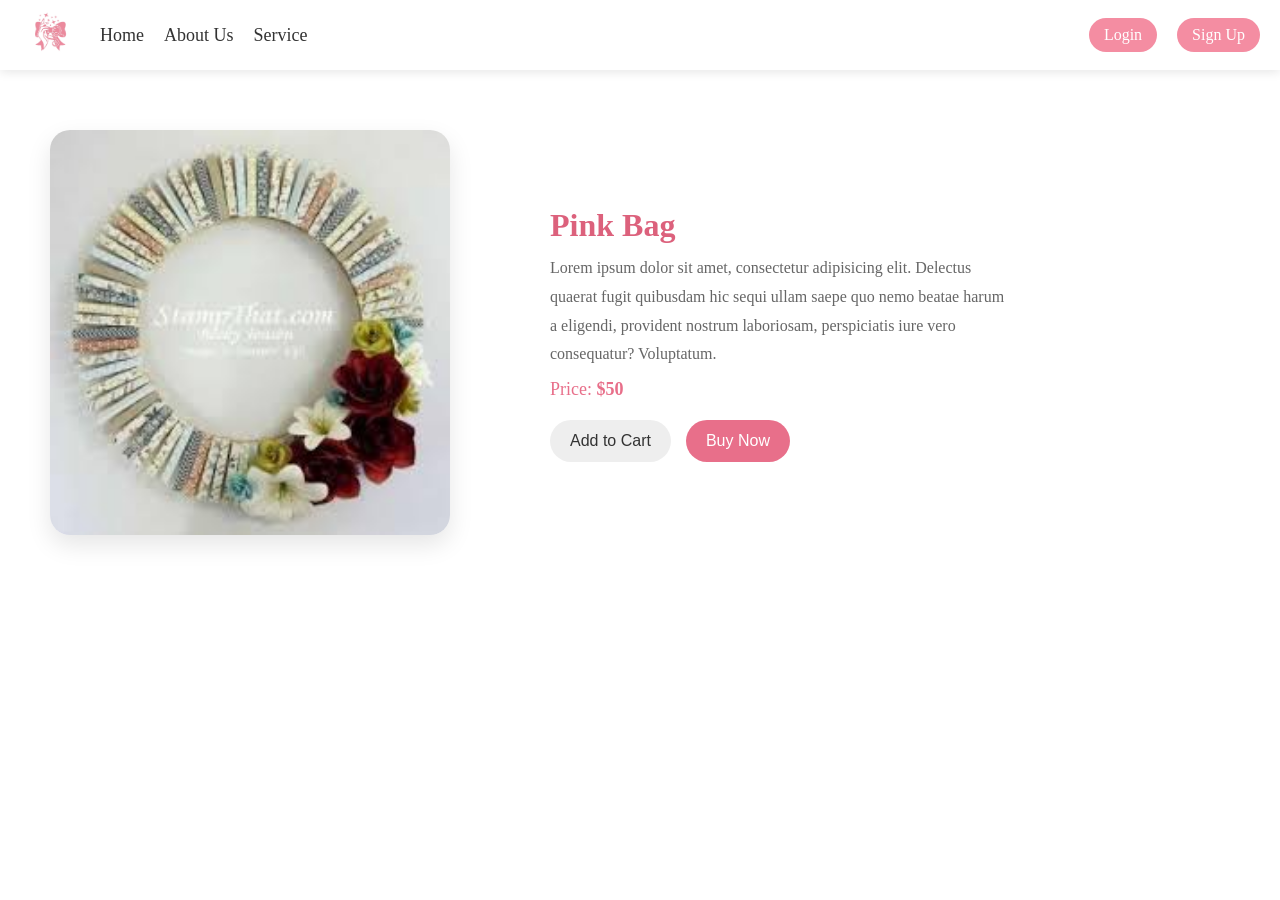
<file: Pages/Product_Details/home_decore.html>
<!doctype html>
<html lang="en">
  <head>
    <meta charset="UTF-8" />
    <meta name="viewport" content="width=device-width, initial-scale=1.0" />
    <title>home_decore</title>
    <link rel="icon" href="../../images/favicon.png" type="image/png" />
    <link rel="stylesheet" href="../../CSS/productditails.css" />
    <link rel="stylesheet" href="../../style.css" />
    <link
      rel="stylesheet"
      href="https://cdnjs.cloudflare.com/ajax/libs/font-awesome/6.5.0/css/all.min.css"
    />
  </head>
  <body>
    <!--This Is Header-->
    <header>
      <div class="left-side">
        <div class="logo">
          <img src="../../images/Nlogo.png" alt="HandMade Logo" />
        </div>

        <ul class="nav_links">
          <li><a href="../../index.html">Home</a></li>
          <li><a href="../about.html">About Us</a></li>
          <li><a href="../service.html">Service</a></li>
        </ul>
      </div>

      <div class="right-side">
        <a href="Pages/Authentication/login.html" class="login-btn">Login</a>
        <a href="Pages/Authentication/signin.html" class="login-btn">Sign Up</a>

        <div class="user-icons" id="userIcons">
          <a href="../../Pages/cart/cart.html">
            <i class="fa-solid fa-cart-shopping"></i>
          </a>
        </div>
        <button id="logoutBtn" class="logout-btn">Logout</button>
      </div>
    </header>

    <main class="product-details">
      <section class="product-container">
        <article class="product-image">
          <img src="../../images/Home Decors/decor.png" alt="Bag Picture" />
        </article>

        <section class="product_info">
          <h3>Pink Bag</h3>
          <p class="info">
            Lorem ipsum dolor sit amet, consectetur adipisicing elit. Delectus
            <br />
            quaerat fugit quibusdam hic sequi ullam saepe quo nemo beatae harum
            <br />
            a eligendi, provident nostrum laboriosam, perspiciatis iure vero
            <br />
            consequatur? Voluptatum.
          </p>

          <p class="price">Price: <strong>$50</strong></p>

          <div class="buttons">
            <button class="cart add-cart-btn">Add to Cart</button>
            <button class="buy buy-now-btn">Buy Now</button>
          </div>
        </section>
      </section>
    </main>
    <div id="toast">Product Added To Cart 🛒</div>
    <script src="../../main.js"></script>
  </body>
</html>
</file>
<file: style.css>
/* ================= RESET ================= */

* {
  margin: 0;
  padding: 0;
  box-sizing: border-box;
}

/* ================= BODY ================= */

body {
  font-family: "Times New Roman", Times, serif;
  padding-top: 80px;
  overflow-x: hidden;
}

/* ================= HEADER ================= */

header {
  display: flex;
  justify-content: space-between;
  align-items: center;

  padding: 15px 20px;
  height: 70px;

  position: fixed;
  top: 0;
  left: 0;
  width: 100%;

  z-index: 1000;

  background-color: white;
  box-shadow: 0 2px 10px rgba(0, 0, 0, 0.1);
  backdrop-filter: blur(10px);
}

/* ================= LEFT + RIGHT ================= */

.left-side,
.right-side {
  display: flex;
  align-items: center;
  gap: 20px;
}

/* ================= LOGO ================= */

.logo img {
  width: 60px;
  height: 60px;
  border-radius: 50%;
  object-fit: cover;
  cursor: pointer;
}

/* ================= NAV LINKS ================= */

.nav_links {
  list-style: none;
  display: flex;
  gap: 20px;
}

.nav_links li a {
  text-decoration: none;
  color: #333;
  font-size: 18px;
  transition: 0.3s;
}

.nav_links li a:hover {
  color: #e86f8a;
}

/* ================= LOGIN BUTTON ================= */

.login-btn {
  text-decoration: none;
  background-color: #f48da2;
  color: white !important;
  padding: 8px 15px;
  border-radius: 20px;
  transition: 0.3s;
}

.login-btn:hover {
  background-color: #e86f8a;
}

/* ================= HERO IMAGE ================= */

.hero-image {
  width: 100%;
  height: 420px;
  display: block;

  border-radius: 10px;
  object-fit: cover;

  box-shadow: 0 8px 25px rgba(0, 0, 0, 0.08);
  transition: transform 0.4s ease;
}

.hero-image:hover {
  transform: scale(1.01);
}

/* ================= CATEGORY LINKS ================= */

.links {
  display: flex;
  list-style: none;
  gap: 80px;
  padding: 50px;
  justify-content: center;
}

.links li a {
  text-decoration: none;
  font-size: 18px;
  color: #fff;
  background-color: #e86f8a;
  padding: 12px 18px;
  border-radius: 20px;
  transition: all 0.4s ease;
  display: inline-block;
  box-shadow: 0 5px 10px rgba(0, 0, 0, 0.2);
}

.links li a:hover {
  transform: scale(1.05);
  box-shadow: 0 0 20px rgba(232, 111, 138, 0.6);
}

/* ================= SEARCH BAR ================= */

.searchbar {
  display: flex;
  justify-content: center;
  align-items: center;
  gap: 10px;

  margin: 20px auto;
  flex-wrap: wrap;
}

.searchbar input {
  width: 100%;
  max-width: 400px;

  padding: 12px;
  border: none;
  border-radius: 15px;

  font-size: 16px;
  box-shadow: 5px 5px 10px rgba(0, 0, 0, 0.2);
}

.searchbar button {
  padding: 12px 18px;

  border: none;
  border-radius: 15px;

  background-color: #e86f8a;
  color: white;

  cursor: pointer;
  transition: 0.3s ease;
}

.searchbar button:hover {
  transform: translateY(-2px);
  background-color: #d94f68;
}

/* ================= PRODUCTS GRID ================= */

.products-grid {
  display: grid;
  grid-template-columns: repeat(auto-fit, minmax(220px, 1fr));
  gap: 25px;

  padding: 40px;
}

.card {
  background: #fff;
  border-radius: 15px;

  padding: 15px;
  text-align: center;

  box-shadow: 0 5px 15px rgba(0, 0, 0, 0.1);

  transition: 0.3s ease;
}

.card:hover {
  transform: translateY(-8px);
}

.card img {
  width: 100%;
  height: 180px;
  object-fit: cover;
  border-radius: 10px;
}

.price {
  color: #e86f8a;
  font-size: 18px;
  margin: 10px 0;
}

.card button {
  padding: 10px 15px;

  border: none;
  border-radius: 20px;

  background-color: #e86f8a;
  color: white;

  cursor: pointer;
  transition: 0.3s;
}

.card button:hover {
  background-color: #d94f68;
  transform: scale(1.05);
}

/* ================= TITLES ================= */

h2 {
  margin-left: 30px;
  margin-top: 20px;

  color: #e86f8a;
  font-size: 30px;
}

/* ================= FOOTER ================= */

.footer {
  background-color: #e86f8a;
  color: white;

  text-align: center;
  padding: 25px 15px;

  margin-top: 50px;
}

.footer-links {
  margin: 15px 0;
  display: flex;
  justify-content: center;
  gap: 20px;
  flex-wrap: wrap;
}

.footer-links a {
  color: white;
  text-decoration: none;
  font-size: 14px;
  transition: 0.3s;
}

.footer-links a:hover {
  text-decoration: underline;
}

/* ================= USER SYSTEM ================= */

.logout-btn {
  background-color: #e86f8a;
  color: white;

  border: none;
  padding: 8px 15px;

  border-radius: 20px;
  cursor: pointer;

  display: none;
}

.user-icons {
  display: none;
  gap: 20px;
  align-items: center;
  color: #e86f8a;
}

i {
  color: #e86f8a;
}

/* ================= RESPONSIVE ================= */

@media (max-width: 768px) {
  header {
    flex-direction: column;
    height: auto;
    gap: 10px;

    padding: 10px;
  }

  .left-side,
  .right-side {
    flex-direction: row;
    justify-content: center;
    flex-wrap: wrap;
  }

  .nav_links {
    flex-wrap: wrap;
    justify-content: center;
  }

  .links {
    flex-direction: row;
    flex-wrap: wrap;
    justify-content: center;
    gap: 15px;
    padding: 20px;
  }

  .links li a:active {
    transform: scale(0.95);
  }

  .searchbar input {
    width: 90%;
  }

  .hero-image {
    height: 250px;
  }

  .products-grid {
    grid-template-columns: 1fr;
  }

  .user-icons {
    padding: 10px;
  }
}
</file>
<file: CSS/about.css>
/* ===== GLOBAL ===== */

*{
  margin: 0;
  padding: 0;
  box-sizing: border-box;
}

body{
  font-family: Arial, Helvetica, sans-serif;

  background: #f8f5f6;
  color: #333;

  line-height: 1.6;
}

/* ===== HERO SECTION ===== */

.about-hero{
  text-align: center;

  padding: 80px 20px;

  background: linear-gradient(
    135deg,
    #ffe4ec,
    #fff
  );

  border-bottom: 1px solid #f0f0f0;
}

.about-hero h1{
  font-size: 48px;
  color: #e86f8a;

  margin-bottom: 10px;
}

.about-hero p{
  font-size: 18px;
  color: #666;
}

/* ===== MAIN CONTAINER ===== */

.about-container{
  max-width: 1000px;

  margin: auto;

  padding: 60px 20px;

  display: flex;
  flex-direction: column;
  gap: 40px;
}

/* ===== SECTIONS ===== */

.about-section{
  background: #fff;

  padding: 30px;

  border-radius: 20px;

  box-shadow: 0 10px 25px rgba(0,0,0,0.05);

  transition: 0.3s ease;
}

.about-section:hover{
  transform: translateY(-5px);

  box-shadow: 0 15px 35px rgba(0,0,0,0.08);
}

.about-section h2{
  color: #e86f8a;

  margin-bottom: 15px;

  font-size: 26px;
}

.about-section p{
  color: #555;

  margin-bottom: 12px;

  font-size: 16px;
}

/* ===== LISTS ===== */

.about-section ul{
  list-style: none;

  margin-top: 10px;
}

.about-section ul li{
  padding: 10px 0;

  border-bottom: 1px solid #f3f3f3;

  color: #444;

  position: relative;

  padding-left: 20px;
}

.about-section ul li::before{
  content: "•";

  position: absolute;

  left: 0;

  color: #e86f8a;

  font-size: 20px;
}

/* ===== CTA SECTION ===== */

.about-cta{
  text-align: center;

  background: linear-gradient(
    135deg,
    #e86f8a,
    #f7a1b5
  );

  padding: 50px 20px;

  border-radius: 25px;

  color: white;

  box-shadow: 0 15px 30px rgba(232,111,138,0.3);
}

.about-cta h2{
  font-size: 30px;

  margin-bottom: 10px;
}

.about-cta p{
  margin-bottom: 20px;

  font-size: 16px;
}

/* ===== BUTTON ===== */

.about-cta button{
  background: white;

  color: #e86f8a;

  border: none;

  padding: 14px 30px;

  border-radius: 14px;

  font-size: 16px;

  font-weight: bold;

  cursor: pointer;

  transition: 0.3s ease;
}

.about-cta button:hover{
  transform: translateY(-3px);

  background: #fff5f7;
}

/* ===== RESPONSIVE ===== */

@media (max-width: 768px){

  .about-hero h1{
    font-size: 36px;
  }

  .about-section{
    padding: 20px;
  }

  .about-cta h2{
    font-size: 24px;
  }
}
</file>
<file: CSS/service.css>
/* ===== GLOBAL ===== */

*{
  margin: 0;
  padding: 0;
  box-sizing: border-box;
}

body{
  font-family: Arial, Helvetica, sans-serif;

  background: #f8f5f6;
  color: #333;

  line-height: 1.6;
}

/* ===== HERO SECTION ===== */

.services-hero{
  text-align: center;

  padding: 80px 20px;

  background: linear-gradient(
    135deg,
    #ffe4ec,
    #fff
  );

  border-bottom: 1px solid #f0f0f0;
}

.services-hero h1{
  font-size: 48px;
  color: #e86f8a;

  margin-bottom: 10px;
}

.services-hero p{
  font-size: 18px;
  color: #666;
}

/* ===== MAIN CONTAINER ===== */

.services-container{
  max-width: 1100px;

  margin: auto;

  padding: 60px 20px;

  display: flex;
  flex-direction: column;
  gap: 50px;
}

/* ===== SERVICES GRID ===== */

.services-grid{
  display: grid;

  grid-template-columns: repeat(auto-fit, minmax(220px, 1fr));

  gap: 25px;
}

/* ===== SERVICE CARD ===== */

.service-card{
  background: #fff;

  padding: 25px;

  border-radius: 20px;

  box-shadow: 0 10px 25px rgba(0,0,0,0.05);

  transition: 0.3s ease;

  text-align: center;
}

.service-card:hover{
  transform: translateY(-6px);

  box-shadow: 0 15px 35px rgba(0,0,0,0.08);
}

.service-card h3{
  font-size: 18px;

  color: #e86f8a;

  margin-bottom: 10px;
}

.service-card p{
  font-size: 14px;

  color: #555;
}

/* ===== SECTIONS ===== */

.services-section{
  background: #fff;

  padding: 30px;

  border-radius: 20px;

  box-shadow: 0 10px 25px rgba(0,0,0,0.05);

  transition: 0.3s ease;
}

.services-section:hover{
  transform: translateY(-4px);
}

.services-section h2{
  color: #e86f8a;

  font-size: 26px;

  margin-bottom: 15px;
}

.services-section p{
  color: #555;

  margin-bottom: 10px;
}

/* ===== LISTS ===== */

.services-section ul,
.services-section ol{
  margin-top: 10px;

  padding-left: 20px;
}

.services-section li{
  margin-bottom: 10px;

  color: #444;
}

/* ===== CTA SECTION ===== */

.services-cta{
  text-align: center;

  padding: 50px 20px;

  border-radius: 25px;

  background: linear-gradient(
    135deg,
    #e86f8a,
    #f7a1b5
  );

  color: white;

  box-shadow: 0 15px 30px rgba(232,111,138,0.3);
}

.services-cta h2{
  font-size: 30px;

  margin-bottom: 10px;
}

.services-cta p{
  margin-bottom: 20px;
  font-size: 16px;
}

/* ===== BUTTON ===== */

.services-cta button{
  background: white;

  color: #e86f8a;

  border: none;

  padding: 14px 30px;

  border-radius: 14px;

  font-size: 16px;

  font-weight: bold;

  cursor: pointer;

  transition: 0.3s ease;
}

.services-cta button:hover{
  transform: translateY(-3px);

  background: #fff5f7;
}

/* ===== RESPONSIVE ===== */

@media (max-width: 768px){

  .services-hero h1{
    font-size: 36px;
  }

  .service-card{
    padding: 20px;
  }

  .services-section{
    padding: 20px;
  }

  .services-cta h2{
    font-size: 24px;
  }
}
</file>
<file: CSS/Auth.css>
*{
  margin: 0;
  padding: 0;
}

.auth-container {
  display: flex;
  min-height: 80vh;
}

.auth-box {
  display: flex;
  width: 100%;
  height: 100vh;
}

.auth-box img {
   width: 50%;
  height: 100vh;
  object-fit: cover;
}

.form-section {
  width: 50%;
  display: flex;
  flex-direction: column;
  justify-content: center;
  padding: 60px;
  background-color: white;
}

.form-section h2 {
  margin-bottom: 20px;
  color: #e86f8a;
}

.input_group {
  display: flex;
  flex-direction: column;
  gap: 10px;
}

.input_group input {
  width: 100%;
  padding: 14px 16px;
  border: 2px solid #eeeeee;
  border-radius: 12px;
  outline: none;
  font-size: 15px;
  transition: 0.3s ease;
  background-color: #fafafa;
}

.input_group input:focus {
  border-color: #e86f8a;
  box-shadow: 0 0 10px rgba(232,111,138,0.3);
  background-color: white;
}

.input_group input::placeholder {
  color: #999;
}

button {
  margin-top: 20px;
  width: 100%;
  padding: 12px;
  border: none;
  border-radius: 10px;
  background-color: #e86f8a;
  font-size: 18px;
  color: white;
  cursor: pointer;
  transition: 0.3s;
}

button:hover {
  background-color: #d94f68;
  transform: scale(1.03);
}

.form-section p {
  margin-top: 20px;
  text-align: center;
  color: #555;
}

 .form-section p a {
  color: #e86f8a;
  text-decoration: none;
  font-weight: bold;
}

 .form-section p a:hover {
  text-decoration: underline;
}

@media (max-width: 768px) {
  .auth-box {
    flex-direction: column;
    width: 90%;
  }

  .auth-box img {
    width: 100%;
    height: 200px;
  }

  .form-section {
    width: 100%;
  }
}
</file>
<file: CSS/cart.css>
.cart-container {
  width: 85%;
  margin: 40px auto;
  background-color: #fff;
  padding: 30px;
  border-radius: 20px;
  box-shadow: 0 10px 30px rgba(0,0,0,0.08);
}

.cart-container h2 {
  font-size: 32px;
  margin-bottom: 25px;
  color: #e86f8a;
}

.cart-item {
  display: flex;
  align-items: center;
  justify-content: space-between;
  gap: 20px;
  padding: 20px 0;
  border-bottom: 1px solid #eee;
  transition: 0.3s;
}

.cart-item:hover {
  background-color: #fafafa;
  border-radius: 10px;
}

.cart-item img {
  width: 100px;
  height: 100px;
  object-fit: cover;
  border-radius: 12px;
  background-color: #f5f5f5;
}

.product-info {
  flex: 1;
}

.product-info h3 {
  font-size: 20px;
  margin-bottom: 6px;
  color: #333;
}

.product-info p {
  color: #777;
  font-size: 14px;
  line-height: 1.6;
}

.quantity {
  display: flex;
  align-items: center;
  gap: 10px;
  background: #f9f9f9;
  padding: 5px 10px;
  border-radius: 10px;
}

.quantity button {
  width: 30px;
  height: 30px;
  border: none;
  border-radius: 8px;
  background-color: #f48da2;
  color: white;
  cursor: pointer;
  transition: 0.3s;
}

.quantity button:hover {
  background-color: #e86f8a;
  transform: scale(1.1);
}

.quantity span{
  font-size: 18px;

  font-weight: bold;
}

.cart-item h4 {
  font-size: 20px;
  color: #222;
  min-width: 60px;
  text-align: right;
}

.cart-summary {
  width: 85%;
  margin: 30px auto;
  background-color: #fff;
  padding: 25px;
  border-radius: 20px;
  box-shadow: 0 10px 30px rgba(0,0,0,0.08);
}

.summary-row {
  display: flex;
  justify-content: space-between;
  margin-bottom: 15px;
  font-size: 16px;
  color: #444;
}

.total {
  border-top: 1px solid #eee;
  padding-top: 15px;
  margin-top: 15px;
}

.total h3 {
  font-size: 22px;
  color: #111;
}

.free{
  color: #f48da2;
  font-size: 18px;
}

h5{
  font-weight: bold;
}

.checkout-btn {
  width: 100%;
  padding: 15px;
  border: none;
  border-radius: 12px;
  background: linear-gradient(135deg, #f48da2, #e86f8a);
  color: white;
  font-size: 16px;
  font-weight: bold;
  cursor: pointer;
  transition: 0.3s;
}

.checkout-btn:hover {
  transform: translateY(-3px);
  box-shadow: 0 8px 20px rgba(232,111,138,0.4);
}

@media (max-width: 768px) {
  .cart-item {
    flex-direction: column;
    text-align: center;
  }

  .cart-item h4 {
    text-align: center;
  }

  .quantity {
    justify-content: center;
  }
}
</file>
<file: CSS/checkout.css>
/* ===== GLOBAL ===== */

*{
  margin: 0;
  padding: 0;
  box-sizing: border-box;
}

body{
  font-family: Arial, Helvetica, sans-serif;

  background: #f8f5f6;
  color: #333;

  min-height: 100vh;
  padding: 50px 20px;
}

/* ===== PAGE TITLE ===== */

body h1{
  text-align: center;
  font-size: 42px;
  color: #e86f8a;

  margin-bottom: 10px;
}

body > p{
  text-align: center;
  color: #777;

  margin-bottom: 45px;
  font-size: 16px;
}

/* ===== MAIN LAYOUT ===== */

.checkout-container{
  max-width: 1200px;

  margin: auto;

  display: flex;
  gap: 35px;

  align-items: flex-start;
}

/* ===== CARDS ===== */

.checkout-form,
.order-summary{
  background-color: #fff;

  border-radius: 28px;

  padding: 35px;

  box-shadow:
  0 10px 30px rgba(0,0,0,0.06);

  transition: 0.3s ease;
}

.checkout-form:hover,
.order-summary:hover{
  transform: translateY(-4px);
}

/* ===== LEFT SIDE ===== */

.checkout-form{
  flex: 1.3;
}

.checkout-form h2{
  font-size: 28px;
  margin-bottom: 25px;

  color: #222;
}

/* ===== INPUTS ===== */

.checkout-form input{
  width: 100%;

  padding: 16px;

  margin-bottom: 18px;

  border: 1px solid #e8e8e8;
  border-radius: 16px;

  background-color: #fafafa;

  font-size: 15px;

  transition: 0.25s;
}

.checkout-form input:focus{
  outline: none;

  border-color: #e86f8a;

  background-color: #fff;

  box-shadow:
  0 0 0 4px rgba(232,111,138,0.12);
}

/* ===== PAYMENT ===== */

.checkout-form h3{
  margin-top: 15px;
  margin-bottom: 15px;

  font-size: 20px;
  color: #222;
}

.checkout-form label{
  display: flex;
  align-items: center;
  gap: 12px;

  padding: 16px;

  border: 1px solid #ededed;
  border-radius: 16px;

  margin-bottom: 15px;

  cursor: pointer;

  background-color: #fafafa;

  transition: 0.3s;
}

.checkout-form label:hover{
  border-color: #e86f8a;

  background-color: #fff;
}

.checkout-form input[type="radio"]{
  width: 18px;
  height: 18px;

  accent-color: #e86f8a;
}

/* ===== BUTTON ===== */

.checkout-form button{
  width: 100%;

  padding: 18px;

  border: none;
  border-radius: 18px;

  background:
  linear-gradient(
    135deg,
    #e86f8a,
    #f59bb0
  );

  color: white;

  font-size: 16px;
  font-weight: bold;

  letter-spacing: 0.5px;

  cursor: pointer;

  margin-top: 10px;

  transition: 0.3s;

  box-shadow:
  0 10px 20px rgba(232,111,138,0.25);
}

.checkout-form button:hover{
  transform: translateY(-3px);

  box-shadow:
  0 14px 25px rgba(232,111,138,0.35);
}

/* ===== RIGHT SIDE ===== */

.order-summary{
  width: 360px;
}

.order-summary h2{
  margin-bottom: 25px;

  font-size: 26px;
  color: #222;
}

/* ===== ITEMS ===== */

.item{
  display: flex;
  justify-content: space-between;
  align-items: center;

  padding: 15px 0;

  border-bottom: 1px solid #f0f0f0;
}

.item p{
  font-size: 15px;
  color: #444;
}

/* ===== TOTAL ===== */

.order-summary hr{
  margin: 25px 0;

  border: none;
  border-top: 1px solid #eee;
}

.order-summary h3{
  text-align: right;

  font-size: 24px;
  color: #111;
}

.payment-box{

  margin-top: 30px;

  padding: 25px;

  border-radius: 22px;

  background-color: #fcfcfc;

  border: 1px solid #f1f1f1;

}

.payment-box h3{

  margin-bottom: 18px;

  font-size: 20px;

  color: #222;
}

.section-text{
  color: #888;
  font-size: 14px;
  margin-bottom: 15px;
}

/* ===== SUCCESS TOAST ===== */

.success-toast{

  position: fixed;

  top: 30px;
  right: 30px;

  background-color: #ffffff;

  color: #333;

  padding: 18px 24px;

  border-radius: 18px;

  display: flex;
  align-items: center;
  gap: 12px;

  font-size: 15px;
  font-weight: 600;

  box-shadow:
  0 12px 30px rgba(0,0,0,0.12);

  border-left: 6px solid #e86f8a;

  z-index: 9999;

  opacity: 0;

  transform: translateY(-20px);

  transition:
  opacity 0.3s ease,
  transform 0.3s ease;
}

/* ===== SHOW EFFECT ===== */

.success-toast.show{

  opacity: 1;

  transform: translateY(0);
}

/* ===== ICON ===== */

.success-toast span{

  width: 28px;
  height: 28px;

  border-radius: 50%;

  background-color: #e86f8a;

  color: white;

  display: flex;
  justify-content: center;
  align-items: center;

  font-size: 14px;
}

/* ===== RESPONSIVE ===== */

@media(max-width: 900px){

  .checkout-container{
    flex-direction: column;
  }

  .order-summary{
    width: 100%;
  }

}

@media(max-width: 500px){

  body h1{
    font-size: 32px;
  }

  .checkout-form,
  .order-summary{
    padding: 25px;
  }

}
</file>
<file: CSS/productditails.css>
.product-container {
  display: flex;
  gap: 100px;
  padding: 50px;
  align-items: center;
}

.product-image img {
  width: 400px;
  border-radius: 20px;
  object-fit: cover;
  box-shadow: 0 10px 25px rgba(0,0,0,0.1);
}

.product_info h3 {
  font-size: 32px;
  color:#dc617c;
  margin-bottom: 10px;
  font-weight: bold;
}

.info {
  font-size: 16px;
  color: #666;
  line-height: 1.8;
}

.price {
  font-size: 24px;
  color: #e86f8a;
  margin: 20px 0;
}

.buttons {
  display: flex;
  gap: 15px;
  margin-top: 20px;
}

.buttons button {
  padding: 12px 20px;
  border: none;
  border-radius: 25px;
  cursor: pointer;
  transition: 0.3s;
  font-size: 16px;
}

.buttons button:first-child {
  background-color: #eee;
  color: #333;
}

.buttons button:last-child {
  background-color: #e86f8a;
  color: white;
}

.buttons button:hover {
  transform: translateY(-3px);
}

#toast {
  position: fixed;

  top: 20px;
  right: 20px;

  background-color: #e86f8a;
  color: white;

  padding: 15px 25px;

  border-radius: 12px;

  box-shadow: 0 5px 15px rgba(0,0,0,0.2);

  font-size: 16px;

  opacity: 0;

  transition: 0.4s ease;

  pointer-events: none;

  z-index: 1000;
}

@media (max-width: 768px) {

  .product-container {
    flex-direction: column;
    text-align: center;
  }

  .product-image img {
    width: 90%;
  }

  .buttons {
    justify-content: center;
  }
}
</file>
